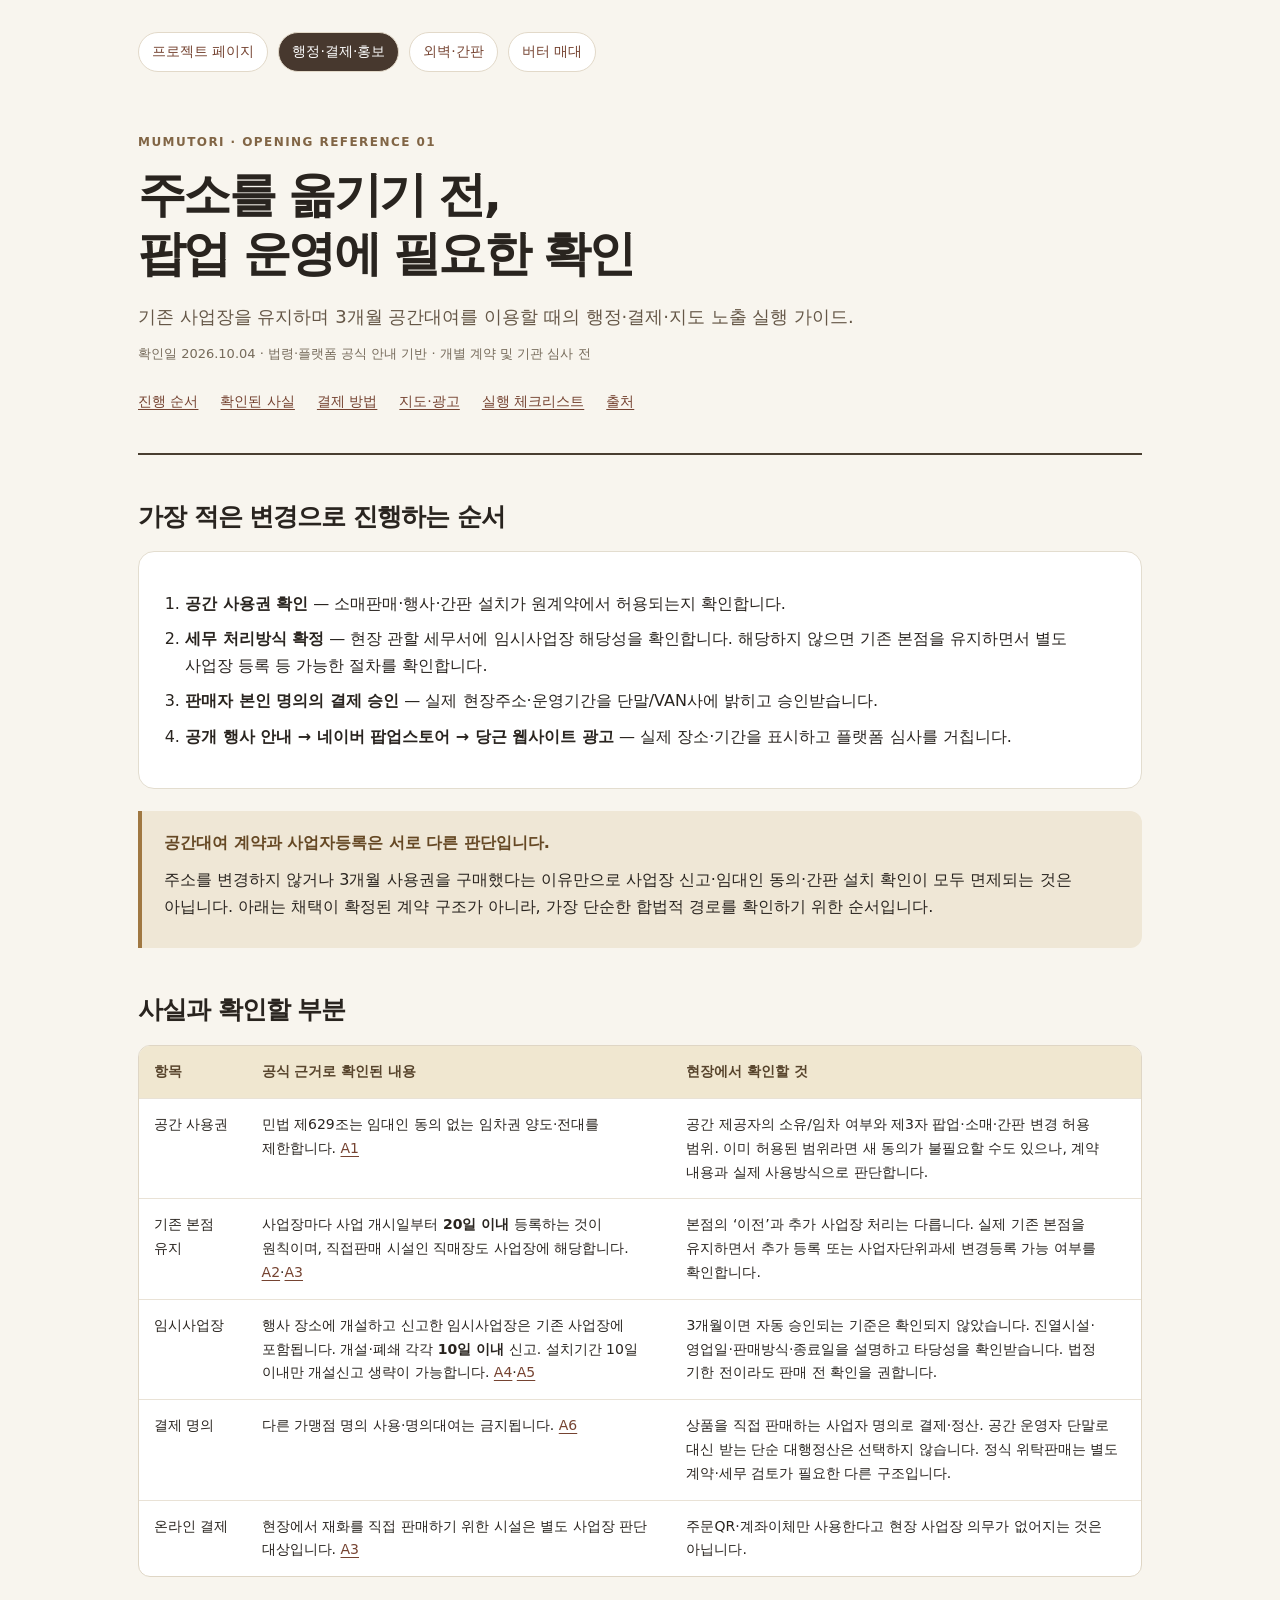
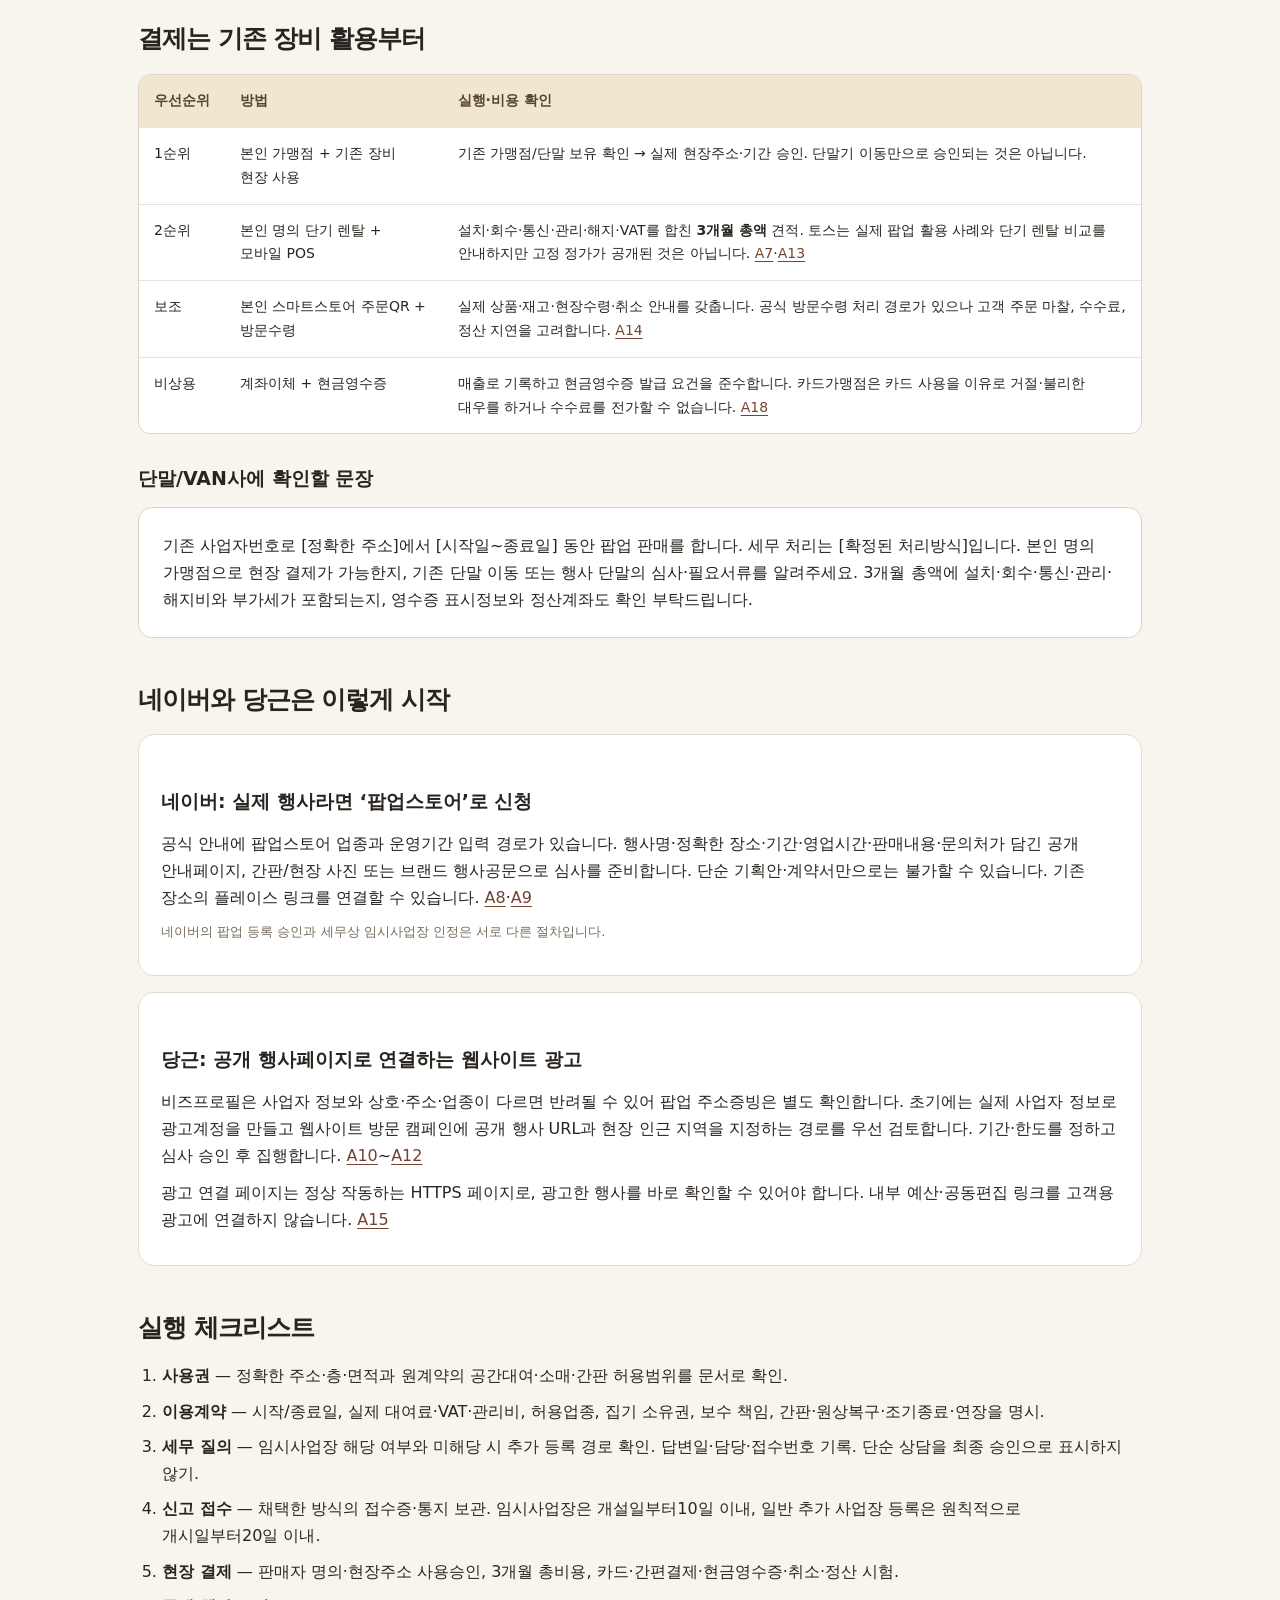
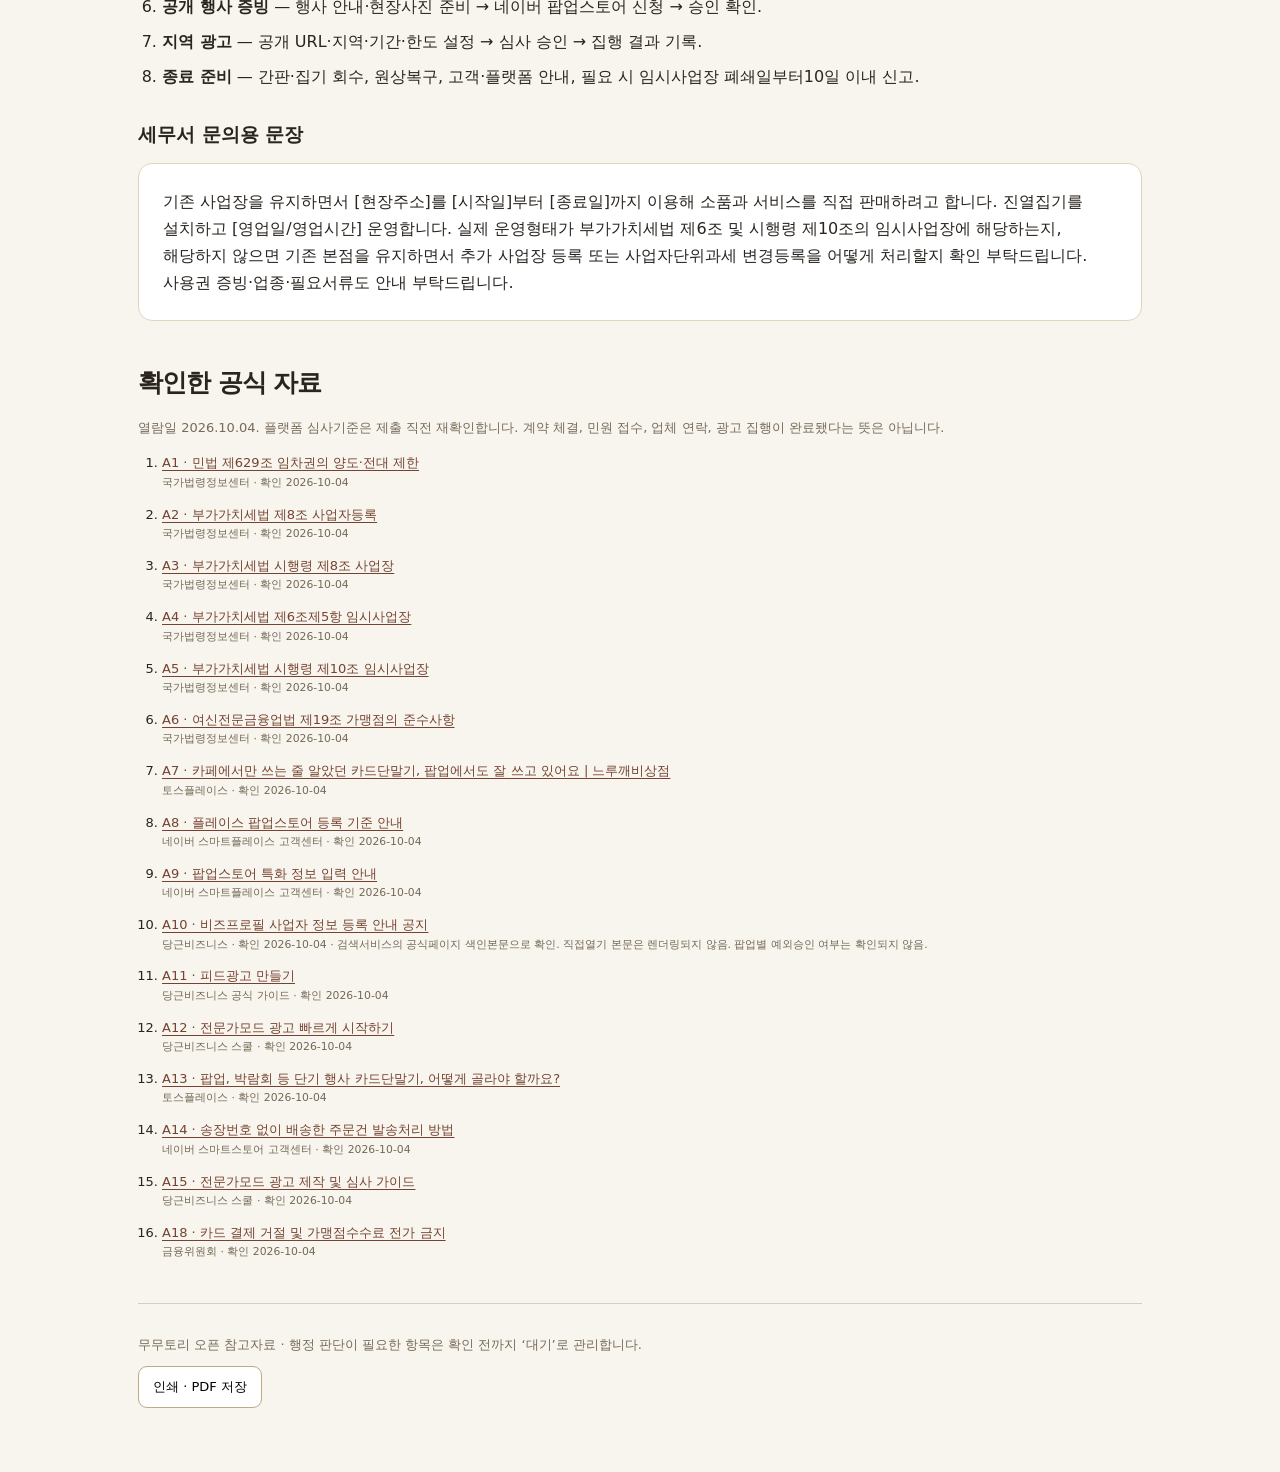
<file: reference-administration.html>
<!doctype html><html lang="ko"><head><meta charset="utf-8"><meta name="viewport" content="width=device-width,initial-scale=1"><meta name="referrer" content="no-referrer"><title>팝업 행정·결제·홍보 | 무무토리 참고자료</title><style>*{box-sizing:border-box}html{scroll-behavior:smooth}body{margin:0;background:#f8f5ee;color:#29241f;font:16px/1.7 system-ui,-apple-system,"Segoe UI",sans-serif;word-break:keep-all}a{color:#754331;text-underline-offset:3px}a:focus-visible,button:focus-visible{outline:3px solid #bd681f;outline-offset:4px}.wrap{max-width:1060px;margin:auto;padding:32px 28px 64px}nav{display:flex;gap:10px;flex-wrap:wrap;font-size:14px;margin-bottom:32px}nav a{padding:7px 13px;background:#fff;border:1px solid #e2d9c9;border-radius:30px;text-decoration:none}nav a[aria-current=page]{background:#47382e;color:white}header{padding:28px 0 34px;border-bottom:2px solid #493e31}.eyebrow{letter-spacing:.12em;font-size:12px;font-weight:800;color:#816545}h1{font-size:clamp(30px,5vw,48px);letter-spacing:-.055em;line-height:1.22;margin:13px 0 20px}h2{font-size:25px;letter-spacing:-.04em;margin:44px 0 17px;line-height:1.4}h3{font-size:19px;margin:28px 0 12px}p{margin:10px 0}.lead{max-width:780px;font-size:18px;color:#655747}.meta{font-size:13px;color:#766b5b}.note{background:#efe7d6;border-left:4px solid #a07842;padding:18px 22px;border-radius:0 12px 12px 0;margin:22px 0}.note strong{color:#654824}.card{background:#fff;border:1px solid #e3ddcf;border-radius:16px;padding:22px;margin:16px 0}.table-wrap{overflow-x:auto;border:1px solid #dfd6c5;border-radius:12px;background:white;margin:18px 0}table{border-collapse:collapse;width:100%;font-size:14px;min-width:670px}th,td{text-align:left;vertical-align:top;padding:14px 15px;border-bottom:1px solid #e9e2d6}th{background:#f0e7d0;color:#57442c;font-weight:750}tr:last-child td{border-bottom:0}td.num,th.num{text-align:right;font-variant-numeric:tabular-nums;white-space:nowrap}tr.total td{background:#fff4c8;font-weight:800}ul,ol{padding-left:24px}li{margin:8px 0}.pill{display:inline-block;border-radius:20px;padding:3px 10px;font-size:12px;background:#efe2ba;color:#59411c;font-weight:800}.sources{font-size:13px;line-height:1.65}.sources li{margin:12px 0}.sources small{display:block;color:#736856}.sources a{overflow-wrap:anywhere;word-break:break-word}.request{white-space:normal;background:#fff;border:1px solid #dfd4bd;border-radius:14px;padding:24px}figure{margin:24px 0}figure img{width:100%;height:auto;border-radius:14px;display:block}figcaption{font-size:13px;color:#746653;margin-top:8px}.print{border:1px solid #bca987;border-radius:9px;padding:9px 14px;background:#fff;font:inherit;font-size:13px;cursor:pointer}footer{border-top:1px solid #d8cebb;margin-top:42px;padding-top:20px;font-size:13px;color:#776b5a}.toc{display:flex;gap:10px;flex-wrap:wrap;margin-top:20px;font-size:14px}.toc a{padding:5px 0;margin-right:12px}@media(max-width:600px){.wrap{padding:22px 17px 40px}nav{gap:7px;margin-bottom:20px}nav a{padding:6px 10px}header{padding-top:15px}.lead{font-size:16px}.card,.note,.request{padding:17px}h2{font-size:22px;margin-top:34px}table{font-size:13px}th,td{padding:12px}body{line-height:1.65}}@media print{@page{size:A4;margin:15mm}body{background:white;font-size:10.5pt}.wrap{max-width:none;padding:0}nav,.print,.toc{display:none}h1{font-size:27pt}h2{font-size:17pt;break-after:avoid}h3{break-after:avoid}header{padding:0 0 14px}.table-wrap{overflow:visible;border-radius:0}table{min-width:0;font-size:9pt}th,td{padding:7px}tr{break-inside:avoid}.card,.note,.request{break-inside:avoid}figure img{max-height:92mm;object-fit:contain}a{color:inherit}.sources a{font-size:9pt}footer{font-size:9pt}}</style></head><body><main class="wrap"><nav aria-label="참고자료"><a href="./">프로젝트 페이지</a><a href="reference-administration.html" aria-current="page">행정·결제·홍보</a><a href="reference-exterior.html">외벽·간판</a><a href="reference-butter.html">버터 매대</a></nav><header><div class="eyebrow">MUMUTORI · OPENING REFERENCE 01</div><h1>주소를 옮기기 전,<br>팝업 운영에 필요한 확인</h1><p class="lead">기존 사업장을 유지하며 3개월 공간대여를 이용할 때의 행정·결제·지도 노출 실행 가이드.</p><p class="meta">확인일 2026.10.04 · 법령·플랫폼 공식 안내 기반 · 개별 계약 및 기관 심사 전</p><div class="toc"><a href="#route">진행 순서</a><a href="#facts">확인된 사실</a><a href="#payment">결제 방법</a><a href="#promotion">지도·광고</a><a href="#checklist">실행 체크리스트</a><a href="#sources">출처</a></div></header>
<section id="route"><h2>가장 적은 변경으로 진행하는 순서</h2><div class="card"><ol><li><strong>공간 사용권 확인</strong> — 소매판매·행사·간판 설치가 원계약에서 허용되는지 확인합니다.</li><li><strong>세무 처리방식 확정</strong> — 현장 관할 세무서에 임시사업장 해당성을 확인합니다. 해당하지 않으면 기존 본점을 유지하면서 별도 사업장 등록 등 가능한 절차를 확인합니다.</li><li><strong>판매자 본인 명의의 결제 승인</strong> — 실제 현장주소·운영기간을 단말/VAN사에 밝히고 승인받습니다.</li><li><strong>공개 행사 안내 → 네이버 팝업스토어 → 당근 웹사이트 광고</strong> — 실제 장소·기간을 표시하고 플랫폼 심사를 거칩니다.</li></ol></div><div class="note"><strong>공간대여 계약과 사업자등록은 서로 다른 판단입니다.</strong><p>주소를 변경하지 않거나 3개월 사용권을 구매했다는 이유만으로 사업장 신고·임대인 동의·간판 설치 확인이 모두 면제되는 것은 아닙니다. 아래는 채택이 확정된 계약 구조가 아니라, 가장 단순한 합법적 경로를 확인하기 위한 순서입니다.</p></div></section>
<section id="facts"><h2>사실과 확인할 부분</h2><div class="table-wrap" tabindex="0" aria-label="법령과 적용 판단 비교, 가로 스크롤 가능"><table><thead><tr><th>항목</th><th>공식 근거로 확인된 내용</th><th>현장에서 확인할 것</th></tr></thead><tbody>
<tr><td>공간 사용권</td><td>민법 제629조는 임대인 동의 없는 임차권 양도·전대를 제한합니다. <a href="#source-A1">A1</a></td><td>공간 제공자의 소유/임차 여부와 제3자 팝업·소매·간판 변경 허용 범위. 이미 허용된 범위라면 새 동의가 불필요할 수도 있으나, 계약 내용과 실제 사용방식으로 판단합니다.</td></tr>
<tr><td>기존 본점 유지</td><td>사업장마다 사업 개시일부터 <strong>20일 이내</strong> 등록하는 것이 원칙이며, 직접판매 시설인 직매장도 사업장에 해당합니다. <a href="#source-A2">A2</a>·<a href="#source-A3">A3</a></td><td>본점의 ‘이전’과 추가 사업장 처리는 다릅니다. 실제 기존 본점을 유지하면서 추가 등록 또는 사업자단위과세 변경등록 가능 여부를 확인합니다.</td></tr>
<tr><td>임시사업장</td><td>행사 장소에 개설하고 신고한 임시사업장은 기존 사업장에 포함됩니다. 개설·폐쇄 각각 <strong>10일 이내</strong> 신고. 설치기간 10일 이내만 개설신고 생략이 가능합니다. <a href="#source-A4">A4</a>·<a href="#source-A5">A5</a></td><td>3개월이면 자동 승인되는 기준은 확인되지 않았습니다. 진열시설·영업일·판매방식·종료일을 설명하고 타당성을 확인받습니다. 법정 기한 전이라도 판매 전 확인을 권합니다.</td></tr>
<tr><td>결제 명의</td><td>다른 가맹점 명의 사용·명의대여는 금지됩니다. <a href="#source-A6">A6</a></td><td>상품을 직접 판매하는 사업자 명의로 결제·정산. 공간 운영자 단말로 대신 받는 단순 대행정산은 선택하지 않습니다. 정식 위탁판매는 별도 계약·세무 검토가 필요한 다른 구조입니다.</td></tr>
<tr><td>온라인 결제</td><td>현장에서 재화를 직접 판매하기 위한 시설은 별도 사업장 판단 대상입니다. <a href="#source-A3">A3</a></td><td>주문QR·계좌이체만 사용한다고 현장 사업장 의무가 없어지는 것은 아닙니다.</td></tr>
</tbody></table></div></section>
<section id="payment"><h2>결제는 기존 장비 활용부터</h2><div class="table-wrap" tabindex="0" aria-label="결제 구성 비교, 가로 스크롤 가능"><table><thead><tr><th>우선순위</th><th>방법</th><th>실행·비용 확인</th></tr></thead><tbody><tr><td>1순위</td><td>본인 가맹점 + 기존 장비 현장 사용</td><td>기존 가맹점/단말 보유 확인 → 실제 현장주소·기간 승인. 단말기 이동만으로 승인되는 것은 아닙니다.</td></tr><tr><td>2순위</td><td>본인 명의 단기 렌탈 + 모바일 POS</td><td>설치·회수·통신·관리·해지·VAT를 합친 <strong>3개월 총액</strong> 견적. 토스는 실제 팝업 활용 사례와 단기 렌탈 비교를 안내하지만 고정 정가가 공개된 것은 아닙니다. <a href="#source-A7">A7</a>·<a href="#source-A13">A13</a></td></tr><tr><td>보조</td><td>본인 스마트스토어 주문QR + 방문수령</td><td>실제 상품·재고·현장수령·취소 안내를 갖춥니다. 공식 방문수령 처리 경로가 있으나 고객 주문 마찰, 수수료, 정산 지연을 고려합니다. <a href="#source-A14">A14</a></td></tr><tr><td>비상용</td><td>계좌이체 + 현금영수증</td><td>매출로 기록하고 현금영수증 발급 요건을 준수합니다. 카드가맹점은 카드 사용을 이유로 거절·불리한 대우를 하거나 수수료를 전가할 수 없습니다. <a href="#source-A18">A18</a></td></tr></tbody></table></div><h3>단말/VAN사에 확인할 문장</h3><div class="request">기존 사업자번호로 [정확한 주소]에서 [시작일~종료일] 동안 팝업 판매를 합니다. 세무 처리는 [확정된 처리방식]입니다. 본인 명의 가맹점으로 현장 결제가 가능한지, 기존 단말 이동 또는 행사 단말의 심사·필요서류를 알려주세요. 3개월 총액에 설치·회수·통신·관리·해지비와 부가세가 포함되는지, 영수증 표시정보와 정산계좌도 확인 부탁드립니다.</div></section>
<section id="promotion"><h2>네이버와 당근은 이렇게 시작</h2><div class="card"><h3>네이버: 실제 행사라면 ‘팝업스토어’로 신청</h3><p>공식 안내에 팝업스토어 업종과 운영기간 입력 경로가 있습니다. 행사명·정확한 장소·기간·영업시간·판매내용·문의처가 담긴 공개 안내페이지, 간판/현장 사진 또는 브랜드 행사공문으로 심사를 준비합니다. 단순 기획안·계약서만으로는 불가할 수 있습니다. 기존 장소의 플레이스 링크를 연결할 수 있습니다. <a href="#source-A8">A8</a>·<a href="#source-A9">A9</a></p><p class="meta">네이버의 팝업 등록 승인과 세무상 임시사업장 인정은 서로 다른 절차입니다.</p></div><div class="card"><h3>당근: 공개 행사페이지로 연결하는 웹사이트 광고</h3><p>비즈프로필은 사업자 정보와 상호·주소·업종이 다르면 반려될 수 있어 팝업 주소증빙은 별도 확인합니다. 초기에는 실제 사업자 정보로 광고계정을 만들고 웹사이트 방문 캠페인에 공개 행사 URL과 현장 인근 지역을 지정하는 경로를 우선 검토합니다. 기간·한도를 정하고 심사 승인 후 집행합니다. <a href="#source-A10">A10</a>~<a href="#source-A12">A12</a></p><p>광고 연결 페이지는 정상 작동하는 HTTPS 페이지로, 광고한 행사를 바로 확인할 수 있어야 합니다. 내부 예산·공동편집 링크를 고객용 광고에 연결하지 않습니다. <a href="#source-A15">A15</a></p></div></section>
<section id="checklist"><h2>실행 체크리스트</h2><ol><li><strong>사용권</strong> — 정확한 주소·층·면적과 원계약의 공간대여·소매·간판 허용범위를 문서로 확인.</li><li><strong>이용계약</strong> — 시작/종료일, 실제 대여료·VAT·관리비, 허용업종, 집기 소유권, 보수 책임, 간판·원상복구·조기종료·연장을 명시.</li><li><strong>세무 질의</strong> — 임시사업장 해당 여부와 미해당 시 추가 등록 경로 확인. 답변일·담당·접수번호 기록. 단순 상담을 최종 승인으로 표시하지 않기.</li><li><strong>신고 접수</strong> — 채택한 방식의 접수증·통지 보관. 임시사업장은 개설일부터10일 이내, 일반 추가 사업장 등록은 원칙적으로 개시일부터20일 이내.</li><li><strong>현장 결제</strong> — 판매자 명의·현장주소 사용승인, 3개월 총비용, 카드·간편결제·현금영수증·취소·정산 시험.</li><li><strong>공개 행사 증빙</strong> — 행사 안내·현장사진 준비 → 네이버 팝업스토어 신청 → 승인 확인.</li><li><strong>지역 광고</strong> — 공개 URL·지역·기간·한도 설정 → 심사 승인 → 집행 결과 기록.</li><li><strong>종료 준비</strong> — 간판·집기 회수, 원상복구, 고객·플랫폼 안내, 필요 시 임시사업장 폐쇄일부터10일 이내 신고.</li></ol><h3>세무서 문의용 문장</h3><div class="request">기존 사업장을 유지하면서 [현장주소]를 [시작일]부터 [종료일]까지 이용해 소품과 서비스를 직접 판매하려고 합니다. 진열집기를 설치하고 [영업일/영업시간] 운영합니다. 실제 운영형태가 부가가치세법 제6조 및 시행령 제10조의 임시사업장에 해당하는지, 해당하지 않으면 기존 본점을 유지하면서 추가 사업장 등록 또는 사업자단위과세 변경등록을 어떻게 처리할지 확인 부탁드립니다. 사용권 증빙·업종·필요서류도 안내 부탁드립니다.</div></section>
<section id="sources"><h2>확인한 공식 자료</h2><p class="meta">열람일 2026.10.04. 플랫폼 심사기준은 제출 직전 재확인합니다. 계약 체결, 민원 접수, 업체 연락, 광고 집행이 완료됐다는 뜻은 아닙니다.</p><ol class="sources"><li id="source-A1"><a href="https://www.law.go.kr/lsLinkProc.do?joNo=062900000&amp;lsNm=%EB%AF%BC%EB%B2%95&amp;mode=10" target="_blank" rel="noopener noreferrer">A1 · 민법 제629조 임차권의 양도·전대 제한</a><small>국가법령정보센터 · 확인 2026-10-04</small></li><li id="source-A2"><a href="https://www.law.go.kr/LSW/lsLinkCommonInfo.do?chrClsCd=010202&amp;lsJoLnkSeq=1027062805" target="_blank" rel="noopener noreferrer">A2 · 부가가치세법 제8조 사업자등록</a><small>국가법령정보센터 · 확인 2026-10-04</small></li><li id="source-A3"><a href="https://www.law.go.kr/LSW/lsLinkCommonInfo.do?chrClsCd=010202&amp;lsJoLnkSeq=1030647713" target="_blank" rel="noopener noreferrer">A3 · 부가가치세법 시행령 제8조 사업장</a><small>국가법령정보센터 · 확인 2026-10-04</small></li><li id="source-A4"><a href="https://www.law.go.kr/lsLinkCommonInfo.do?chrClsCd=010202&amp;lsJoLnkSeq=1032154405" target="_blank" rel="noopener noreferrer">A4 · 부가가치세법 제6조제5항 임시사업장</a><small>국가법령정보센터 · 확인 2026-10-04</small></li><li id="source-A5"><a href="https://law.go.kr/lsLawLinkInfo.do?chrClsCd=010202&amp;lsJoLnkSeq=900327751" target="_blank" rel="noopener noreferrer">A5 · 부가가치세법 시행령 제10조 임시사업장</a><small>국가법령정보센터 · 확인 2026-10-04</small></li><li id="source-A6"><a href="https://www.law.go.kr/LSW/lsLinkCommonInfo.do?lsJoLnkSeq=1033051605" target="_blank" rel="noopener noreferrer">A6 · 여신전문금융업법 제19조 가맹점의 준수사항</a><small>국가법령정보센터 · 확인 2026-10-04</small></li><li id="source-A7"><a href="https://tossplace.com/story/nuruccavy?entryPoint=content_library&amp;tag=%EC%82%AC%EC%9E%A5%EB%8B%98+%EC%9D%B8%ED%84%B0%EB%B7%B0" target="_blank" rel="noopener noreferrer">A7 · 카페에서만 쓰는 줄 알았던 카드단말기, 팝업에서도 잘 쓰고 있어요 | 느루깨비상점</a><small>토스플레이스 · 확인 2026-10-04</small></li><li id="source-A8"><a href="https://help.naver.com/service/30026/contents/23802?lang=ko&amp;osType=COMMONOS" target="_blank" rel="noopener noreferrer">A8 · 플레이스 팝업스토어 등록 기준 안내</a><small>네이버 스마트플레이스 고객센터 · 확인 2026-10-04</small></li><li id="source-A9"><a href="https://help.naver.com/service/30026/contents/24316?lang=ko&amp;osType=COMMONOS" target="_blank" rel="noopener noreferrer">A9 · 팝업스토어 특화 정보 입력 안내</a><small>네이버 스마트플레이스 고객센터 · 확인 2026-10-04</small></li><li id="source-A10"><a href="https://business.daangn.com/notice/detail/86" target="_blank" rel="noopener noreferrer">A10 · 비즈프로필 사업자 정보 등록 안내 공지</a><small>당근비즈니스 · 확인 2026-10-04 · 검색서비스의 공식페이지 색인본문으로 확인. 직접열기 본문은 렌더링되지 않음. 팝업별 예외승인 여부는 확인되지 않음.</small></li><li id="source-A11"><a href="https://businessdaangn.gitbook.io/business.daangn/ads-lite/create/native" target="_blank" rel="noopener noreferrer">A11 · 피드광고 만들기</a><small>당근비즈니스 공식 가이드 · 확인 2026-10-04</small></li><li id="source-A12"><a href="https://bizschool.daangn.com/pro_ad_start_guide" target="_blank" rel="noopener noreferrer">A12 · 전문가모드 광고 빠르게 시작하기</a><small>당근비즈니스 스쿨 · 확인 2026-10-04</small></li><li id="source-A13"><a href="https://tossplace.com/story/popup_card_terminal" target="_blank" rel="noopener noreferrer">A13 · 팝업, 박람회 등 단기 행사 카드단말기, 어떻게 골라야 할까요?</a><small>토스플레이스 · 확인 2026-10-04</small></li><li id="source-A14"><a href="https://help.sell.smartstore.naver.com/faq/content.help?faqId=3647" target="_blank" rel="noopener noreferrer">A14 · 송장번호 없이 배송한 주문건 발송처리 방법</a><small>네이버 스마트스토어 고객센터 · 확인 2026-10-04</small></li><li id="source-A15"><a href="https://bizschool.daangn.com/pro_creative" target="_blank" rel="noopener noreferrer">A15 · 전문가모드 광고 제작 및 심사 가이드</a><small>당근비즈니스 스쿨 · 확인 2026-10-04</small></li><li id="source-A18"><a href="https://www.fsc.go.kr/no040101?cnId=1176" target="_blank" rel="noopener noreferrer">A18 · 카드 결제 거절 및 가맹점수수료 전가 금지</a><small>금융위원회 · 확인 2026-10-04</small></li></ol></section><footer><p>무무토리 오픈 참고자료 · 행정 판단이 필요한 항목은 확인 전까지 ‘대기’로 관리합니다.</p><button class="print" type="button" onclick="window.print()">인쇄 · PDF 저장</button></footer></main></body></html>
</file>
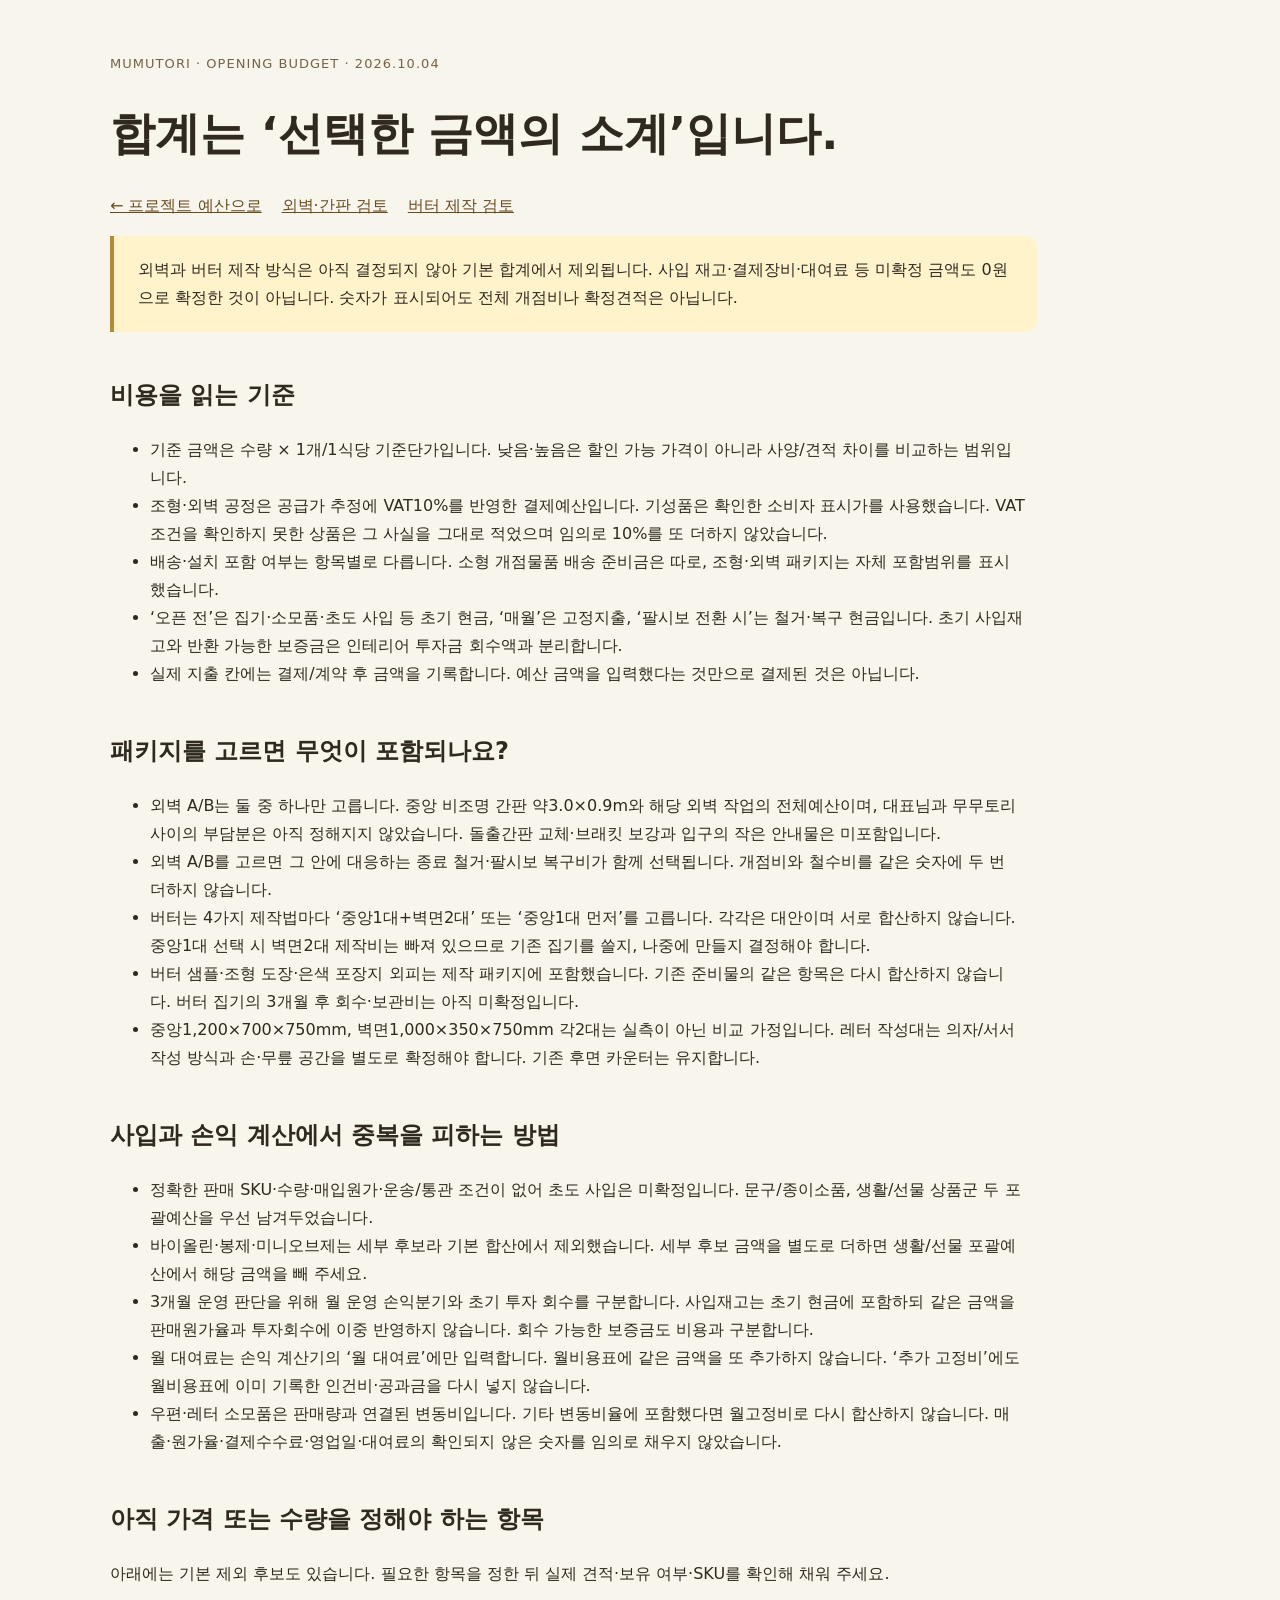
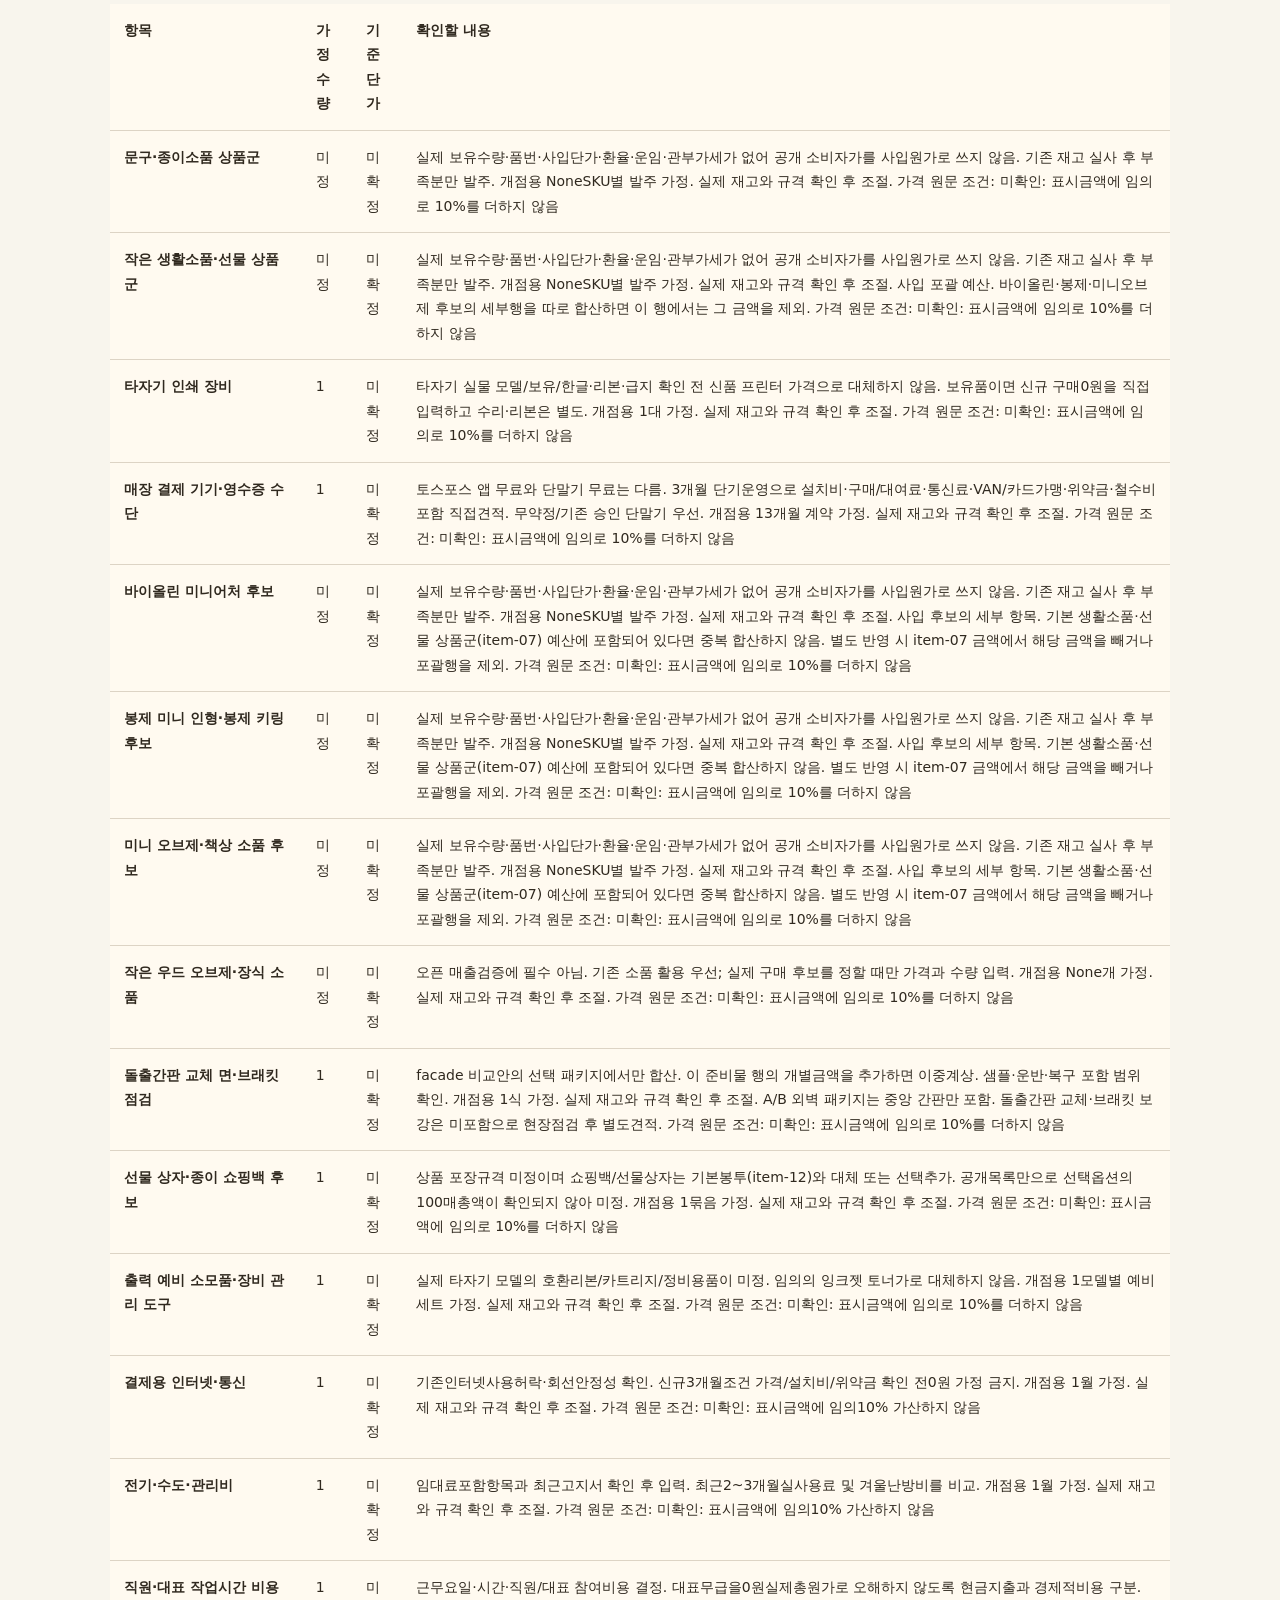
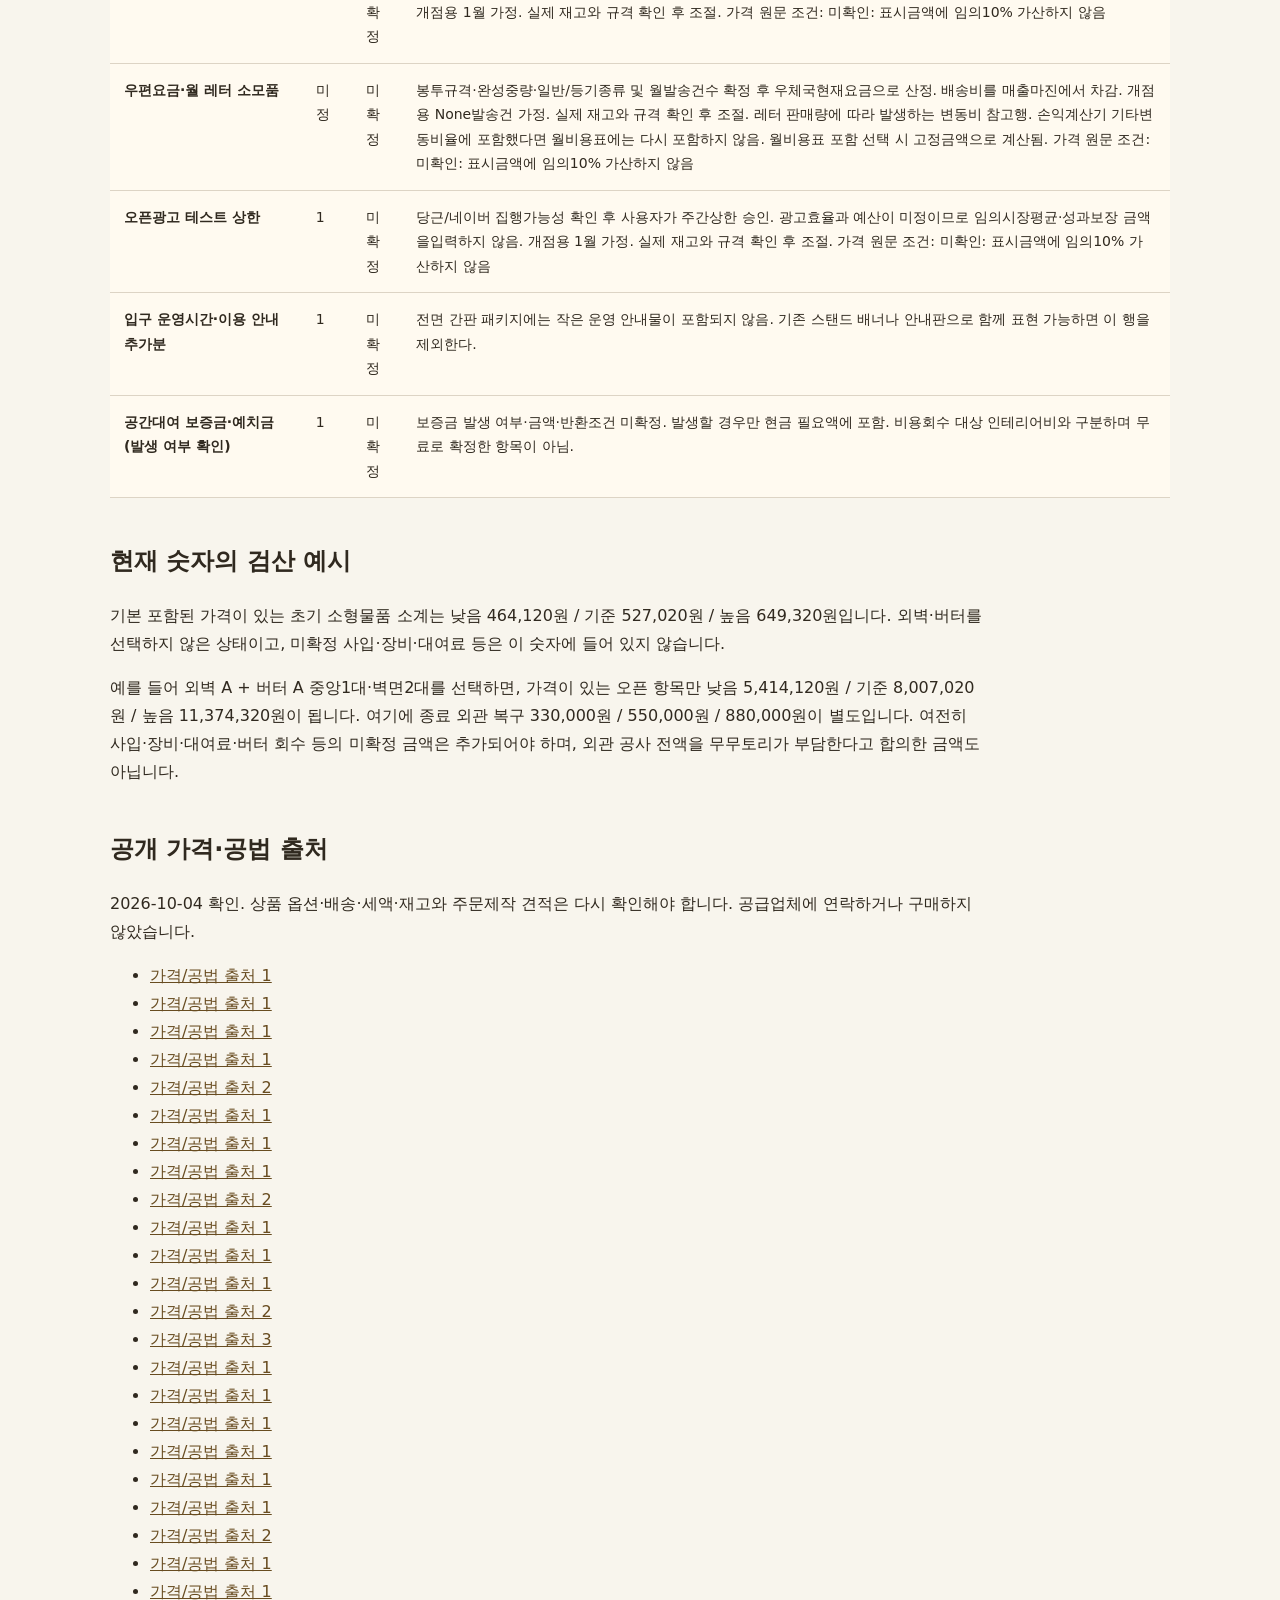
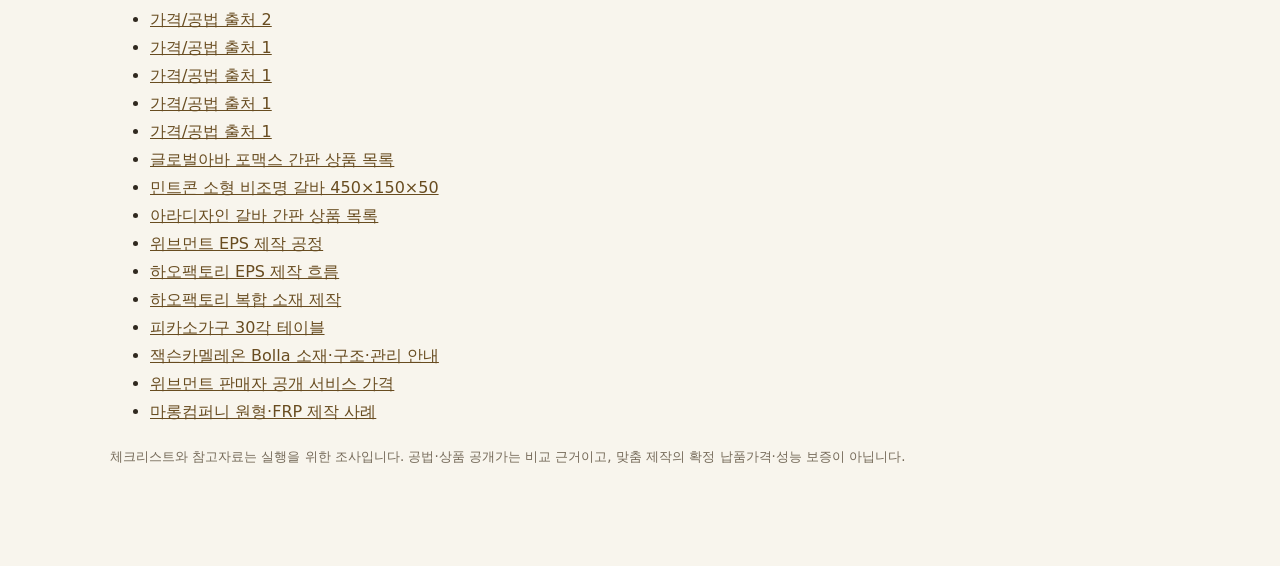
<file: reference-budget.html>
<!doctype html><html lang="ko"><meta charset="utf-8"><meta name="viewport" content="width=device-width,initial-scale=1"><meta name="robots" content="noindex,nofollow"><title>무무토리 오픈 예산 읽는 법</title><style>body{margin:0;background:#f8f5ed;color:#30291f;font:16px/1.75 system-ui,sans-serif}main{max-width:1060px;margin:auto;padding:40px 24px 80px}h1{font-size:clamp(28px,4vw,45px);line-height:1.25}h2{margin-top:42px}a{color:#684c20}p,li{max-width:86ch}.tag{font-size:13px;letter-spacing:.08em;color:#73634b}.note{padding:20px 24px;border-left:4px solid #b58b35;background:#fff3cc;border-radius:0 12px 12px 0}.scroll{overflow-x:auto}table{border-collapse:collapse;width:100%;background:#fffaf0;font-size:14px}th,td{padding:14px;border-bottom:1px solid #ddd4c5;text-align:left;vertical-align:top}td:last-child{min-width:260px}th:first-child{min-width:140px}nav{display:flex;gap:20px;flex-wrap:wrap}small{color:#756a59}</style><main><p class="tag">MUMUTORI · OPENING BUDGET · 2026.10.04</p><h1>합계는 ‘선택한 금액의 소계’입니다.</h1><nav><a href="./#budget">← 프로젝트 예산으로</a><a href="reference-exterior.html">외벽·간판 검토</a><a href="reference-butter.html">버터 제작 검토</a></nav><p class="note">외벽과 버터 제작 방식은 아직 결정되지 않아 기본 합계에서 제외됩니다. 사입 재고·결제장비·대여료 등 미확정 금액도 0원으로 확정한 것이 아닙니다. 숫자가 표시되어도 전체 개점비나 확정견적은 아닙니다.</p><h2>비용을 읽는 기준</h2><ul><li>기준 금액은 수량 × 1개/1식당 기준단가입니다. 낮음·높음은 할인 가능 가격이 아니라 사양/견적 차이를 비교하는 범위입니다.</li><li>조형·외벽 공정은 공급가 추정에 VAT10%를 반영한 결제예산입니다. 기성품은 확인한 소비자 표시가를 사용했습니다. VAT 조건을 확인하지 못한 상품은 그 사실을 그대로 적었으며 임의로 10%를 또 더하지 않았습니다.</li><li>배송·설치 포함 여부는 항목별로 다릅니다. 소형 개점물품 배송 준비금은 따로, 조형·외벽 패키지는 자체 포함범위를 표시했습니다.</li><li>‘오픈 전’은 집기·소모품·초도 사입 등 초기 현금, ‘매월’은 고정지출, ‘팔시보 전환 시’는 철거·복구 현금입니다. 초기 사입재고와 반환 가능한 보증금은 인테리어 투자금 회수액과 분리합니다.</li><li>실제 지출 칸에는 결제/계약 후 금액을 기록합니다. 예산 금액을 입력했다는 것만으로 결제된 것은 아닙니다.</li></ul><h2>패키지를 고르면 무엇이 포함되나요?</h2><ul><li>외벽 A/B는 둘 중 하나만 고릅니다. 중앙 비조명 간판 약3.0×0.9m와 해당 외벽 작업의 전체예산이며, 대표님과 무무토리 사이의 부담분은 아직 정해지지 않았습니다. 돌출간판 교체·브래킷 보강과 입구의 작은 안내물은 미포함입니다.</li><li>외벽 A/B를 고르면 그 안에 대응하는 종료 철거·팔시보 복구비가 함께 선택됩니다. 개점비와 철수비를 같은 숫자에 두 번 더하지 않습니다.</li><li>버터는 4가지 제작법마다 ‘중앙1대+벽면2대’ 또는 ‘중앙1대 먼저’를 고릅니다. 각각은 대안이며 서로 합산하지 않습니다. 중앙1대 선택 시 벽면2대 제작비는 빠져 있으므로 기존 집기를 쓸지, 나중에 만들지 결정해야 합니다.</li><li>버터 샘플·조형 도장·은색 포장지 외피는 제작 패키지에 포함했습니다. 기존 준비물의 같은 항목은 다시 합산하지 않습니다. 버터 집기의 3개월 후 회수·보관비는 아직 미확정입니다.</li><li>중앙1,200×700×750mm, 벽면1,000×350×750mm 각2대는 실측이 아닌 비교 가정입니다. 레터 작성대는 의자/서서 작성 방식과 손·무릎 공간을 별도로 확정해야 합니다. 기존 후면 카운터는 유지합니다.</li></ul><h2>사입과 손익 계산에서 중복을 피하는 방법</h2><ul><li>정확한 판매 SKU·수량·매입원가·운송/통관 조건이 없어 초도 사입은 미확정입니다. 문구/종이소품, 생활/선물 상품군 두 포괄예산을 우선 남겨두었습니다.</li><li>바이올린·봉제·미니오브제는 세부 후보라 기본 합산에서 제외했습니다. 세부 후보 금액을 별도로 더하면 생활/선물 포괄예산에서 해당 금액을 빼 주세요.</li><li>3개월 운영 판단을 위해 월 운영 손익분기와 초기 투자 회수를 구분합니다. 사입재고는 초기 현금에 포함하되 같은 금액을 판매원가율과 투자회수에 이중 반영하지 않습니다. 회수 가능한 보증금도 비용과 구분합니다.</li><li>월 대여료는 손익 계산기의 ‘월 대여료’에만 입력합니다. 월비용표에 같은 금액을 또 추가하지 않습니다. ‘추가 고정비’에도 월비용표에 이미 기록한 인건비·공과금을 다시 넣지 않습니다.</li><li>우편·레터 소모품은 판매량과 연결된 변동비입니다. 기타 변동비율에 포함했다면 월고정비로 다시 합산하지 않습니다. 매출·원가율·결제수수료·영업일·대여료의 확인되지 않은 숫자를 임의로 채우지 않았습니다.</li></ul><h2>아직 가격 또는 수량을 정해야 하는 항목</h2><p>아래에는 기본 제외 후보도 있습니다. 필요한 항목을 정한 뒤 실제 견적·보유 여부·SKU를 확인해 채워 주세요.</p><div class="scroll"><table><thead><tr><th>항목</th><th>가정수량</th><th>기준단가</th><th>확인할 내용</th></tr></thead><tbody><tr><th>문구·종이소품 상품군</th><td>미정</td><td>미확정</td><td>실제 보유수량·품번·사입단가·환율·운임·관부가세가 없어 공개 소비자가를 사입원가로 쓰지 않음. 기존 재고 실사 후 부족분만 발주. 개점용 NoneSKU별 발주 가정. 실제 재고와 규격 확인 후 조절. 가격 원문 조건: 미확인: 표시금액에 임의로 10%를 더하지 않음</td></tr><tr><th>작은 생활소품·선물 상품군</th><td>미정</td><td>미확정</td><td>실제 보유수량·품번·사입단가·환율·운임·관부가세가 없어 공개 소비자가를 사입원가로 쓰지 않음. 기존 재고 실사 후 부족분만 발주. 개점용 NoneSKU별 발주 가정. 실제 재고와 규격 확인 후 조절. 사입 포괄 예산. 바이올린·봉제·미니오브제 후보의 세부행을 따로 합산하면 이 행에서는 그 금액을 제외. 가격 원문 조건: 미확인: 표시금액에 임의로 10%를 더하지 않음</td></tr><tr><th>타자기 인쇄 장비</th><td>1</td><td>미확정</td><td>타자기 실물 모델/보유/한글·리본·급지 확인 전 신품 프린터 가격으로 대체하지 않음. 보유품이면 신규 구매0원을 직접 입력하고 수리·리본은 별도. 개점용 1대 가정. 실제 재고와 규격 확인 후 조절. 가격 원문 조건: 미확인: 표시금액에 임의로 10%를 더하지 않음</td></tr><tr><th>매장 결제 기기·영수증 수단</th><td>1</td><td>미확정</td><td>토스포스 앱 무료와 단말기 무료는 다름. 3개월 단기운영으로 설치비·구매/대여료·통신료·VAN/카드가맹·위약금·철수비 포함 직접견적. 무약정/기존 승인 단말기 우선. 개점용 13개월 계약 가정. 실제 재고와 규격 확인 후 조절. 가격 원문 조건: 미확인: 표시금액에 임의로 10%를 더하지 않음</td></tr><tr><th>바이올린 미니어처 후보</th><td>미정</td><td>미확정</td><td>실제 보유수량·품번·사입단가·환율·운임·관부가세가 없어 공개 소비자가를 사입원가로 쓰지 않음. 기존 재고 실사 후 부족분만 발주. 개점용 NoneSKU별 발주 가정. 실제 재고와 규격 확인 후 조절. 사입 후보의 세부 항목. 기본 생활소품·선물 상품군(item-07) 예산에 포함되어 있다면 중복 합산하지 않음. 별도 반영 시 item-07 금액에서 해당 금액을 빼거나 포괄행을 제외. 가격 원문 조건: 미확인: 표시금액에 임의로 10%를 더하지 않음</td></tr><tr><th>봉제 미니 인형·봉제 키링 후보</th><td>미정</td><td>미확정</td><td>실제 보유수량·품번·사입단가·환율·운임·관부가세가 없어 공개 소비자가를 사입원가로 쓰지 않음. 기존 재고 실사 후 부족분만 발주. 개점용 NoneSKU별 발주 가정. 실제 재고와 규격 확인 후 조절. 사입 후보의 세부 항목. 기본 생활소품·선물 상품군(item-07) 예산에 포함되어 있다면 중복 합산하지 않음. 별도 반영 시 item-07 금액에서 해당 금액을 빼거나 포괄행을 제외. 가격 원문 조건: 미확인: 표시금액에 임의로 10%를 더하지 않음</td></tr><tr><th>미니 오브제·책상 소품 후보</th><td>미정</td><td>미확정</td><td>실제 보유수량·품번·사입단가·환율·운임·관부가세가 없어 공개 소비자가를 사입원가로 쓰지 않음. 기존 재고 실사 후 부족분만 발주. 개점용 NoneSKU별 발주 가정. 실제 재고와 규격 확인 후 조절. 사입 후보의 세부 항목. 기본 생활소품·선물 상품군(item-07) 예산에 포함되어 있다면 중복 합산하지 않음. 별도 반영 시 item-07 금액에서 해당 금액을 빼거나 포괄행을 제외. 가격 원문 조건: 미확인: 표시금액에 임의로 10%를 더하지 않음</td></tr><tr><th>작은 우드 오브제·장식 소품</th><td>미정</td><td>미확정</td><td>오픈 매출검증에 필수 아님. 기존 소품 활용 우선; 실제 구매 후보를 정할 때만 가격과 수량 입력. 개점용 None개 가정. 실제 재고와 규격 확인 후 조절. 가격 원문 조건: 미확인: 표시금액에 임의로 10%를 더하지 않음</td></tr><tr><th>돌출간판 교체 면·브래킷 점검</th><td>1</td><td>미확정</td><td>facade 비교안의 선택 패키지에서만 합산. 이 준비물 행의 개별금액을 추가하면 이중계상. 샘플·운반·복구 포함 범위 확인. 개점용 1식 가정. 실제 재고와 규격 확인 후 조절. A/B 외벽 패키지는 중앙 간판만 포함. 돌출간판 교체·브래킷 보강은 미포함으로 현장점검 후 별도견적. 가격 원문 조건: 미확인: 표시금액에 임의로 10%를 더하지 않음</td></tr><tr><th>선물 상자·종이 쇼핑백 후보</th><td>1</td><td>미확정</td><td>상품 포장규격 미정이며 쇼핑백/선물상자는 기본봉투(item-12)와 대체 또는 선택추가. 공개목록만으로 선택옵션의 100매총액이 확인되지 않아 미정. 개점용 1묶음 가정. 실제 재고와 규격 확인 후 조절. 가격 원문 조건: 미확인: 표시금액에 임의로 10%를 더하지 않음</td></tr><tr><th>출력 예비 소모품·장비 관리 도구</th><td>1</td><td>미확정</td><td>실제 타자기 모델의 호환리본/카트리지/정비용품이 미정. 임의의 잉크젯 토너가로 대체하지 않음. 개점용 1모델별 예비세트 가정. 실제 재고와 규격 확인 후 조절. 가격 원문 조건: 미확인: 표시금액에 임의로 10%를 더하지 않음</td></tr><tr><th>결제용 인터넷·통신</th><td>1</td><td>미확정</td><td>기존인터넷사용허락·회선안정성 확인. 신규3개월조건 가격/설치비/위약금 확인 전0원 가정 금지. 개점용 1월 가정. 실제 재고와 규격 확인 후 조절. 가격 원문 조건: 미확인: 표시금액에 임의10% 가산하지 않음</td></tr><tr><th>전기·수도·관리비</th><td>1</td><td>미확정</td><td>임대료포함항목과 최근고지서 확인 후 입력. 최근2~3개월실사용료 및 겨울난방비를 비교. 개점용 1월 가정. 실제 재고와 규격 확인 후 조절. 가격 원문 조건: 미확인: 표시금액에 임의10% 가산하지 않음</td></tr><tr><th>직원·대표 작업시간 비용</th><td>1</td><td>미확정</td><td>근무요일·시간·직원/대표 참여비용 결정. 대표무급을0원실제총원가로 오해하지 않도록 현금지출과 경제적비용 구분. 개점용 1월 가정. 실제 재고와 규격 확인 후 조절. 가격 원문 조건: 미확인: 표시금액에 임의10% 가산하지 않음</td></tr><tr><th>우편요금·월 레터 소모품</th><td>미정</td><td>미확정</td><td>봉투규격·완성중량·일반/등기종류 및 월발송건수 확정 후 우체국현재요금으로 산정. 배송비를 매출마진에서 차감. 개점용 None발송건 가정. 실제 재고와 규격 확인 후 조절. 레터 판매량에 따라 발생하는 변동비 참고행. 손익계산기 기타변동비율에 포함했다면 월비용표에는 다시 포함하지 않음. 월비용표 포함 선택 시 고정금액으로 계산됨. 가격 원문 조건: 미확인: 표시금액에 임의10% 가산하지 않음</td></tr><tr><th>오픈광고 테스트 상한</th><td>1</td><td>미확정</td><td>당근/네이버 집행가능성 확인 후 사용자가 주간상한 승인. 광고효율과 예산이 미정이므로 임의시장평균·성과보장 금액을입력하지 않음. 개점용 1월 가정. 실제 재고와 규격 확인 후 조절. 가격 원문 조건: 미확인: 표시금액에 임의10% 가산하지 않음</td></tr><tr><th>입구 운영시간·이용 안내 추가분</th><td>1</td><td>미확정</td><td>전면 간판 패키지에는 작은 운영 안내물이 포함되지 않음. 기존 스탠드 배너나 안내판으로 함께 표현 가능하면 이 행을 제외한다.</td></tr><tr><th>공간대여 보증금·예치금 (발생 여부 확인)</th><td>1</td><td>미확정</td><td>보증금 발생 여부·금액·반환조건 미확정. 발생할 경우만 현금 필요액에 포함. 비용회수 대상 인테리어비와 구분하며 무료로 확정한 항목이 아님.</td></tr></tbody></table></div><h2>현재 숫자의 검산 예시</h2><p>기본 포함된 가격이 있는 초기 소형물품 소계는 낮음 464,120원 / 기준 527,020원 / 높음 649,320원입니다. 외벽·버터를 선택하지 않은 상태이고, 미확정 사입·장비·대여료 등은 이 숫자에 들어 있지 않습니다.</p><p>예를 들어 외벽 A + 버터 A 중앙1대·벽면2대를 선택하면, 가격이 있는 오픈 항목만 낮음 5,414,120원 / 기준 8,007,020원 / 높음 11,374,320원이 됩니다. 여기에 종료 외관 복구 330,000원 / 550,000원 / 880,000원이 별도입니다. 여전히 사입·장비·대여료·버터 회수 등의 미확정 금액은 추가되어야 하며, 외관 공사 전액을 무무토리가 부담한다고 합의한 금액도 아닙니다.</p><h2>공개 가격·공법 출처</h2><p>2026-10-04 확인. 상품 옵션·배송·세액·재고와 주문제작 견적은 다시 확인해야 합니다. 공급업체에 연락하거나 구매하지 않았습니다.</p><ul><li><a href="https://www.ikea.com/kr/ko/p/marius-stool-white-30184050/" target="_blank" rel="noopener noreferrer">가격/공법 출처 1</a></li><li><a href="https://www.ikea.com/kr/ko/p/tillgang-tray-grey-30419949/" target="_blank" rel="noopener noreferrer">가격/공법 출처 1</a></li><li><a href="https://sejinsign.co.kr/goods/goods_view.php?goodsNo=22019269" target="_blank" rel="noopener noreferrer">가격/공법 출처 1</a></li><li><a href="https://www.officenex.com/item/itemView.do?itemId=N1325402" target="_blank" rel="noopener noreferrer">가격/공법 출처 1</a></li><li><a href="https://www.officenex.com/item/itemView.do?itemId=N21001C1" target="_blank" rel="noopener noreferrer">가격/공법 출처 2</a></li><li><a href="https://www.officenex.com/cate/cateItemList.do?cateId=200004228227200008519778&amp;rowLevel=3" target="_blank" rel="noopener noreferrer">가격/공법 출처 1</a></li><li><a href="https://www.ikea.com/kr/ko/p/fiskbo-frame-white-20297420/" target="_blank" rel="noopener noreferrer">가격/공법 출처 1</a></li><li><a href="https://www.sbpack.kr/Shopping/CategoryDetail?ItemId=2000094&amp;categoryid=&amp;tab=4" target="_blank" rel="noopener noreferrer">가격/공법 출처 1</a></li><li><a href="https://kssairpack.com/product/kss%EC%97%90%EC%96%B4%ED%8C%A9-%EB%B4%89%EC%9D%B8%EB%9D%BC%EB%B2%A8-%EA%B0%95%EB%A0%A5%EC%A0%91%EC%B0%A9-%EC%8A%A4%ED%8B%B0%EC%BB%A4-100%EC%9E%A5/28/category/24/display/1/" target="_blank" rel="noopener noreferrer">가격/공법 출처 2</a></li><li><a href="https://tossplace.com/compare/front_pos?code=8af44dc0-c515-4afa-b91b-8cb58cabef29" target="_blank" rel="noopener noreferrer">가격/공법 출처 1</a></li><li><a href="https://www.ikea.com/kr/ko/p/samla-box-with-lid-transparent-s49440837/" target="_blank" rel="noopener noreferrer">가격/공법 출처 1</a></li><li><a href="https://www.ikea.com/kr/ko/p/pepprig-cleaning-set-blue-yellow-60567622/" target="_blank" rel="noopener noreferrer">가격/공법 출처 1</a></li><li><a href="https://www.ikea.com/kr/ko/p/pepprig-microfiber-cloth-green-blue-yellow-20567638/" target="_blank" rel="noopener noreferrer">가격/공법 출처 2</a></li><li><a href="https://www.ikea.com/kr/ko/p/hornfels-extension-cord-dark-grey-10558432/" target="_blank" rel="noopener noreferrer">가격/공법 출처 3</a></li><li><a href="https://paintmarket.co.kr/category/%ED%8C%AC%ED%86%A4/57/" target="_blank" rel="noopener noreferrer">가격/공법 출처 1</a></li><li><a href="https://paintmarket.co.kr/product/list.html?cate_no=91" target="_blank" rel="noopener noreferrer">가격/공법 출처 1</a></li><li><a href="https://paintmarket.co.kr/category/%ED%8E%98%EC%9D%B8%ED%8C%85-%EB%8F%84%EA%B5%AC%EC%84%B8%ED%8A%B8/90" target="_blank" rel="noopener noreferrer">가격/공법 출처 1</a></li><li><a href="https://kssairpack.com/product/%EC%B9%9C%ED%99%98%EA%B2%BD-%EC%A2%85%EC%9D%B4%EC%99%84%EC%B6%A9%EC%9E%AC-500mm-x-10m-%EC%A2%85%EC%9D%B4-%EB%BD%81%EB%BD%81%EC%9D%B4-%EA%B3%B5%EA%B0%84%EC%B1%84%EC%9B%80-%EC%99%84%EC%B6%A9%EC%9E%AC-%EC%B6%A9%EC%A7%84%EC%9E%AC-kss%EC%97%90%EC%96%B4%ED%8C%A9/243/" target="_blank" rel="noopener noreferrer">가격/공법 출처 1</a></li><li><a href="https://www.sbpack.kr/Shopping/CategoryDetail?ItemId=3001036&amp;categoryid=86" target="_blank" rel="noopener noreferrer">가격/공법 출처 1</a></li><li><a href="https://www.ikea.com/kr/ko/p/droenjoens-letter-tray-white-40428825/" target="_blank" rel="noopener noreferrer">가격/공법 출처 1</a></li><li><a href="https://www.officenex.com/mobile/main/event.do?eventId=90000002113460" target="_blank" rel="noopener noreferrer">가격/공법 출처 2</a></li><li><a href="https://the-chulmul.com/product/%EC%9A%B0%ED%8E%B8%ED%95%A8-ys400-4color/1090/" target="_blank" rel="noopener noreferrer">가격/공법 출처 1</a></li><li><a href="https://m.redprinting.co.kr/landing/banner" target="_blank" rel="noopener noreferrer">가격/공법 출처 1</a></li><li><a href="https://redprinting.co.kr/ko/product/item/BN/BNBNDAY" target="_blank" rel="noopener noreferrer">가격/공법 출처 2</a></li><li><a href="https://www.dmark.co.kr/goods/goods_view.php?goodsNo=1000025725" target="_blank" rel="noopener noreferrer">가격/공법 출처 1</a></li><li><a href="https://m.dbprint.kr/product/%EC%9B%90%EB%AA%A9-%EB%AA%85%ED%95%A8%EA%BD%82%EC%9D%B4-%EC%97%BD%EC%84%9C%EA%BD%82%EC%9D%B4/225/" target="_blank" rel="noopener noreferrer">가격/공법 출처 1</a></li><li><a href="https://postool.co.kr/product/33kg-%EC%86%8C%ED%99%94%EA%B8%B0-abc-%EB%B6%84%EB%A7%90%EC%86%8C%ED%99%94%EA%B8%B0-%EA%B0%80%EC%A0%95%EC%9A%A9-%EC%82%AC%EB%AC%B4%EC%8B%A4-%EB%A7%A4%EC%9E%A5-%EA%B3%B5%EC%9E%A5-%EC%B0%BD%EA%B3%A0/1086" target="_blank" rel="noopener noreferrer">가격/공법 출처 1</a></li><li><a href="https://www.ikea.com/kr/ko/p/fniss-waste-bin-turquoise-00612774/" target="_blank" rel="noopener noreferrer">가격/공법 출처 1</a></li><li><a href="https://avva.kr/category/%ED%8F%AC%EB%A7%A5%EC%8A%A4/76/" target="_blank" rel="noopener noreferrer">글로벌아바 포맥스 간판 상품 목록</a></li><li><a href="https://mintcorn.com/product/%EA%B0%88%EB%B0%94%EA%B0%84%ED%8C%90%EB%B9%84%EC%A1%B0%EB%AA%85%EA%B0%84%ED%8C%9045015050%EA%B0%88%EB%B0%94%EA%B0%84%ED%8C%90%EA%B0%84%ED%8C%90%EA%B0%88%EB%B0%94-%EB%B9%84%EC%A1%B0%EB%AA%85%EA%B0%84%ED%8C%90%EB%B9%84%EC%A1%B0%EB%AA%85%EA%B0%84%ED%8C%90%EC%A0%84%EB%A9%B4%EA%B0%84%ED%8C%90%EC%A0%84%EB%A9%B4%EA%B0%84%ED%8C%90%EB%A6%AC%EB%93%AC%EA%B0%84%ED%8C%90140703/3292/" target="_blank" rel="noopener noreferrer">민트콘 소형 비조명 갈바 450×150×50</a></li><li><a href="https://araad.co.kr/category/%EA%B0%88%EB%B0%94-%EA%B0%84%ED%8C%90/195" target="_blank" rel="noopener noreferrer">아라디자인 갈바 간판 상품 목록</a></li><li><a href="https://kmong.com/gig/698207" target="_blank" rel="noopener noreferrer">위브먼트 EPS 제작 공정</a></li><li><a href="https://haoz.co.kr/ko/article/62/detail/eps-%EC%A1%B0%ED%98%95%EB%AC%BC-%EC%A0%9C%EC%9E%91-%ED%9D%90%EB%A6%84-%EC%B2%98%EC%9D%8C%EB%B6%80%ED%84%B0-%EB%81%9D%EA%B9%8C%EC%A7%80-%EC%A0%95%EB%A6%AC-473/473" target="_blank" rel="noopener noreferrer">하오팩토리 EPS 제작 흐름</a></li><li><a href="https://haoz.co.kr/ko/article/62/detail/%EB%B3%B5%ED%95%A9-%EC%86%8C%EC%9E%AC-%EC%A1%B0%ED%98%95%EB%AC%BC-%EC%A0%9C%EC%9E%91-%EC%96%B4%EB%96%A4-%EA%B8%B0%EC%A4%80%EC%9C%BC%EB%A1%9C-%EC%84%A0%ED%83%9D%ED%95%A0%EA%B9%8C-477/477" target="_blank" rel="noopener noreferrer">하오팩토리 복합 소재 제작</a></li><li><a href="https://m.e-picasso.com/skin-mobile13/product/%EC%A3%BC%EB%AC%B8%EC%A0%9C%EC%9E%91-30%EA%B0%81-%ED%85%8C%EC%9D%B4%EB%B8%94%EC%9A%A9%EC%A0%91%EB%8B%A4%EB%A6%AC%EC%A1%B0%EB%A6%BD%EB%8B%A4%EB%A6%AC/4149/category/67/display/2/" target="_blank" rel="noopener noreferrer">피카소가구 30각 테이블</a></li><li><a href="https://jacksonchameleon.co.kr/product/bolla-sofa-table/5306/category/168/display/1/" target="_blank" rel="noopener noreferrer">잭슨카멜레온 Bolla 소재·구조·관리 안내</a></li><li><a href="https://kmong.com/@%EC%9C%84%EB%B8%8C%EB%A8%BC%ED%8A%B8WEAVEMENT" target="_blank" rel="noopener noreferrer">위브먼트 판매자 공개 서비스 가격</a></li><li><a href="https://malong.co.kr/archives/6058%EB%A7%88%EC%8A%A4%EC%BD%94%ED%8A%B8-%EC%A1%B0%ED%98%95%EB%AC%BC-%EC%A3%BC%EB%AC%B8-frp-%EC%A1%B0%ED%98%95%EB%AC%BC-%EA%B2%AC%EC%A0%81-eps-%EC%A1%B0%ED%98%95%EB%AC%BC-%EA%B0%80%EA%B2%A9-%EC%9B%90/" target="_blank" rel="noopener noreferrer">마롱컴퍼니 원형·FRP 제작 사례</a></li></ul><p><small>체크리스트와 참고자료는 실행을 위한 조사입니다. 공법·상품 공개가는 비교 근거이고, 맞춤 제작의 확정 납품가격·성능 보증이 아닙니다.</small></p></main></html>
</file>
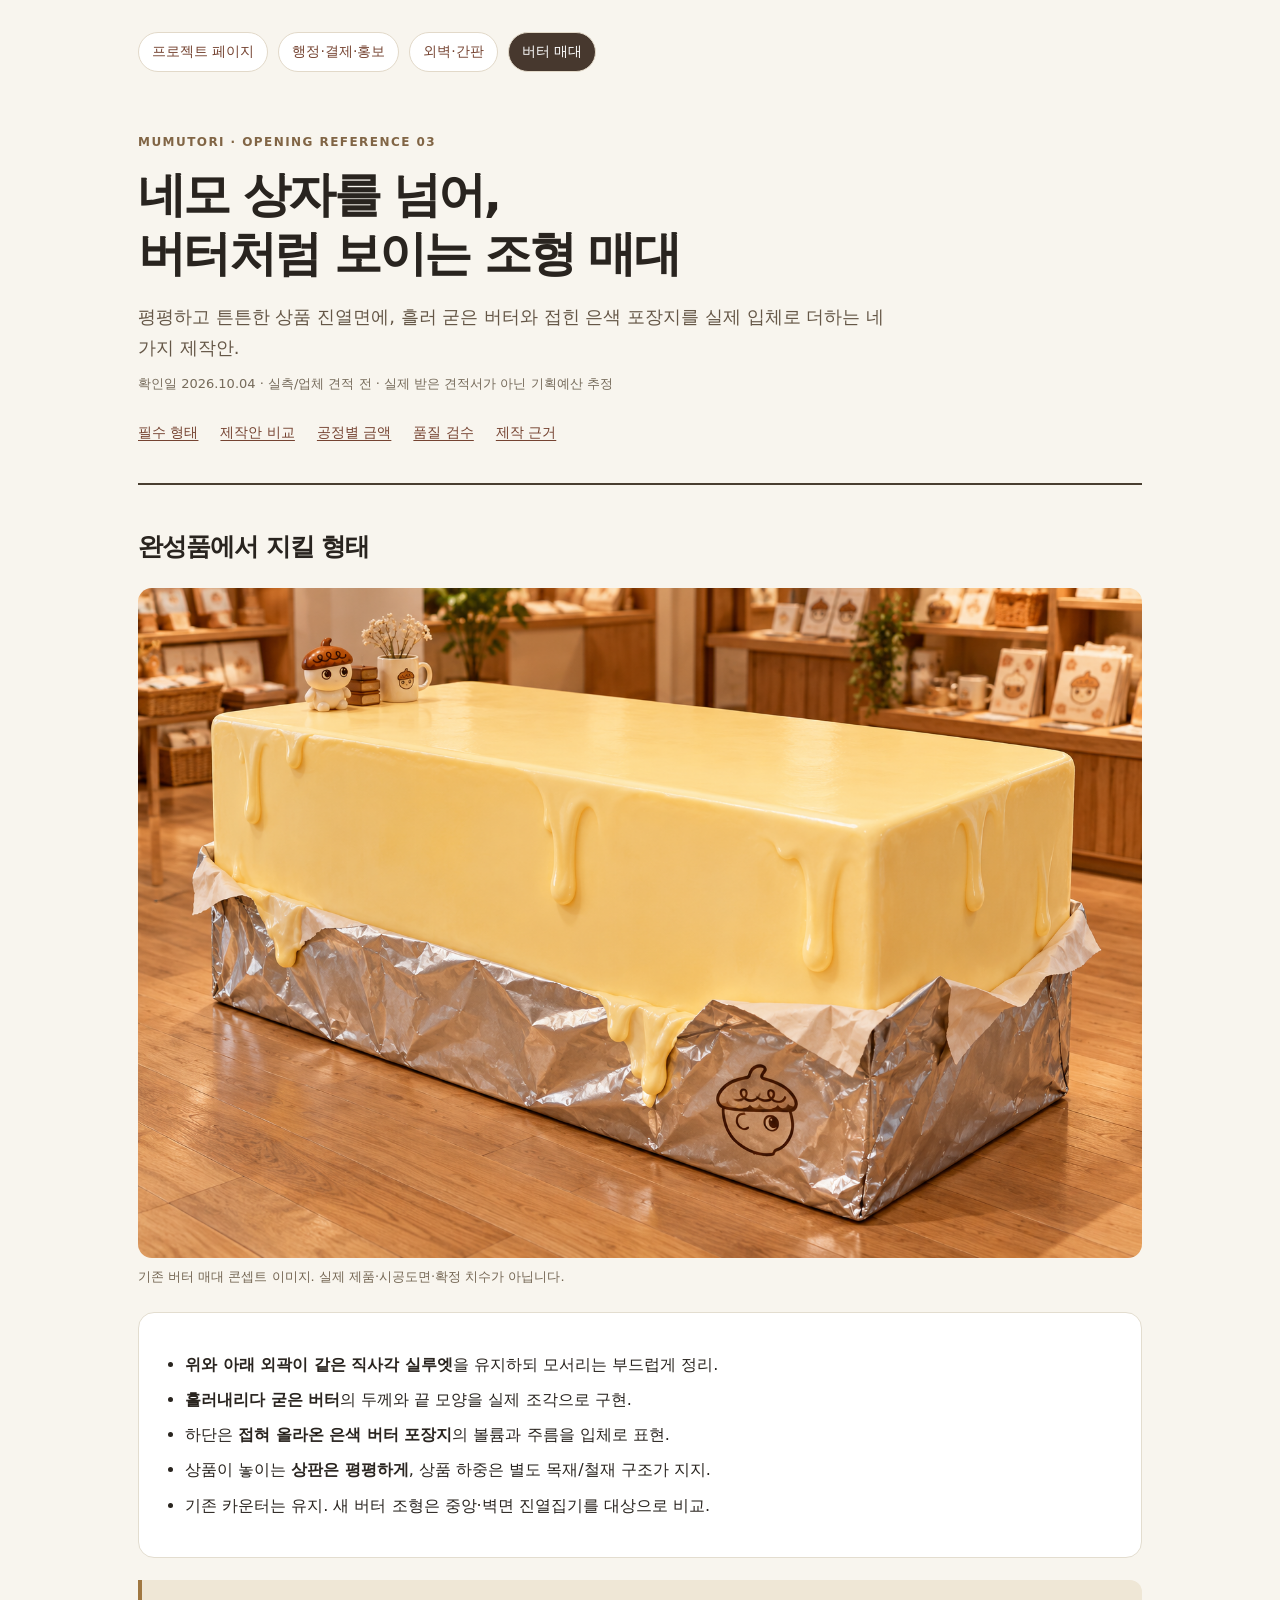
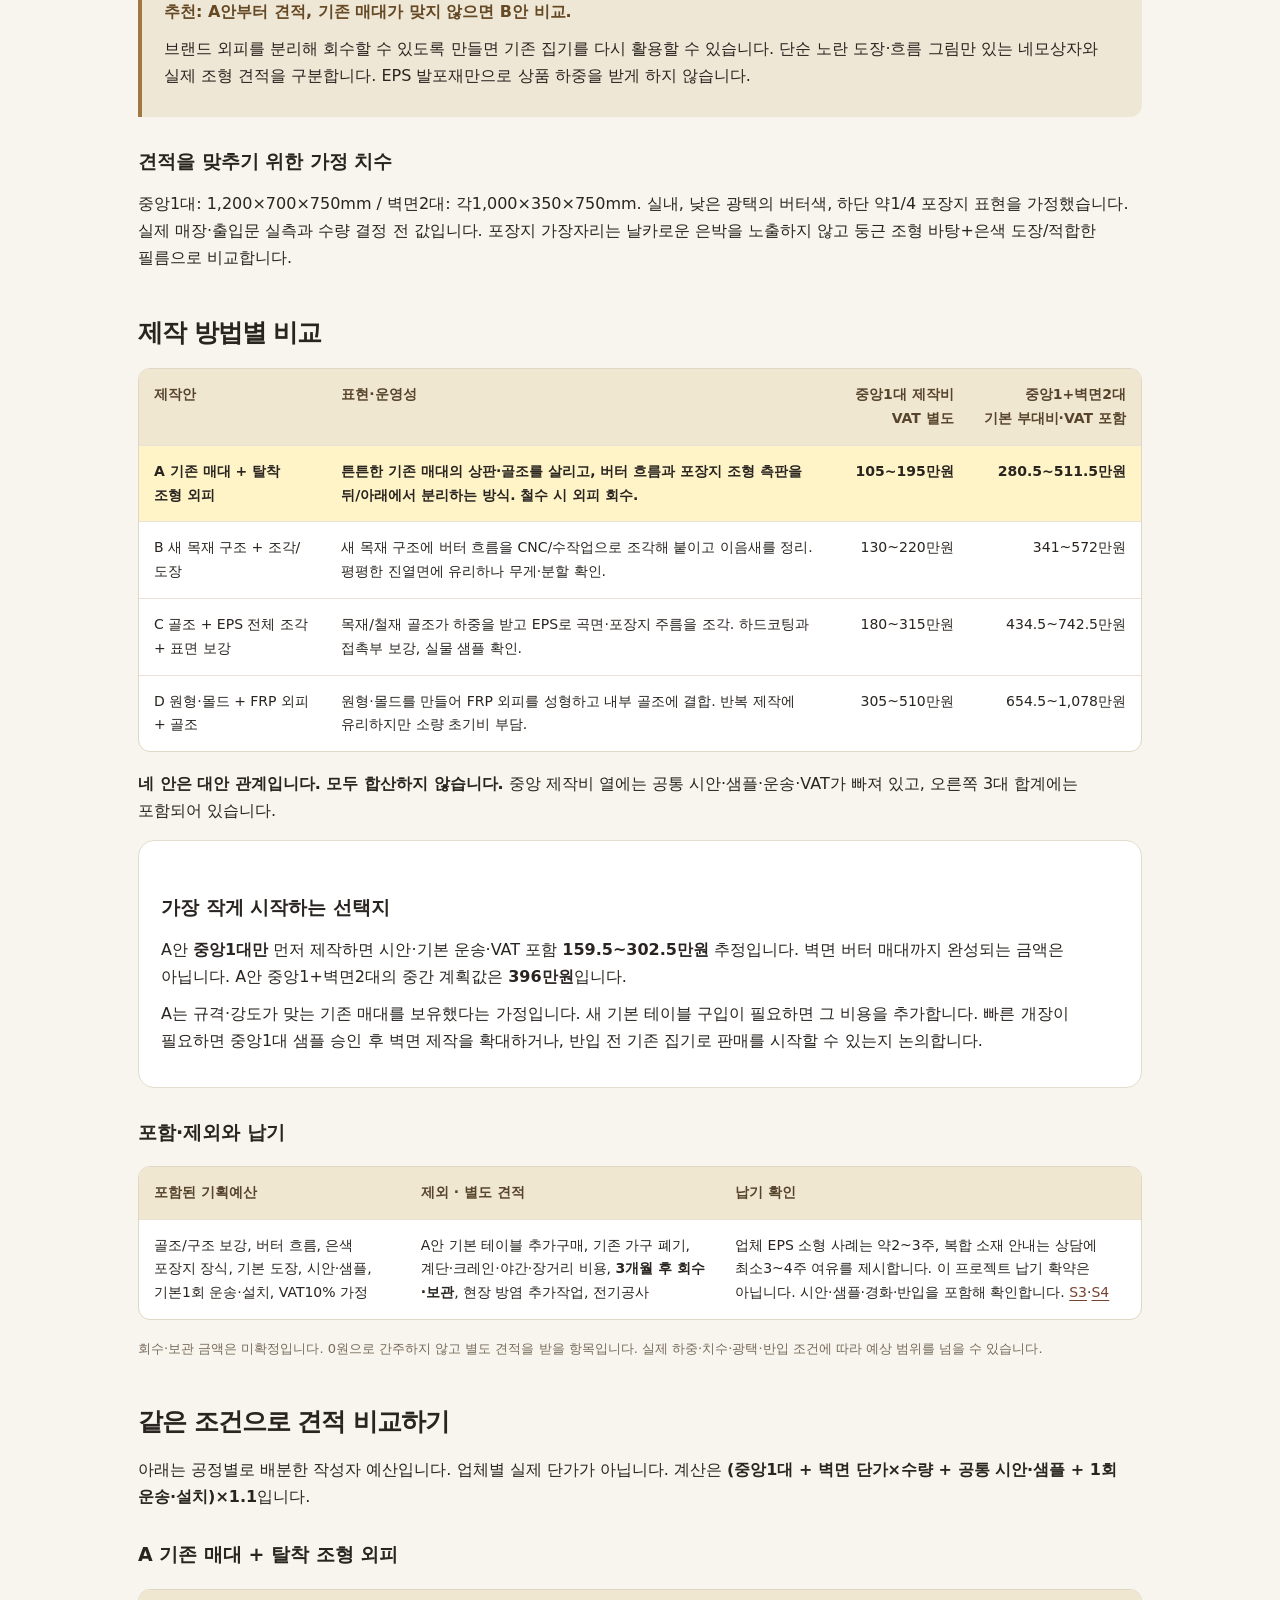
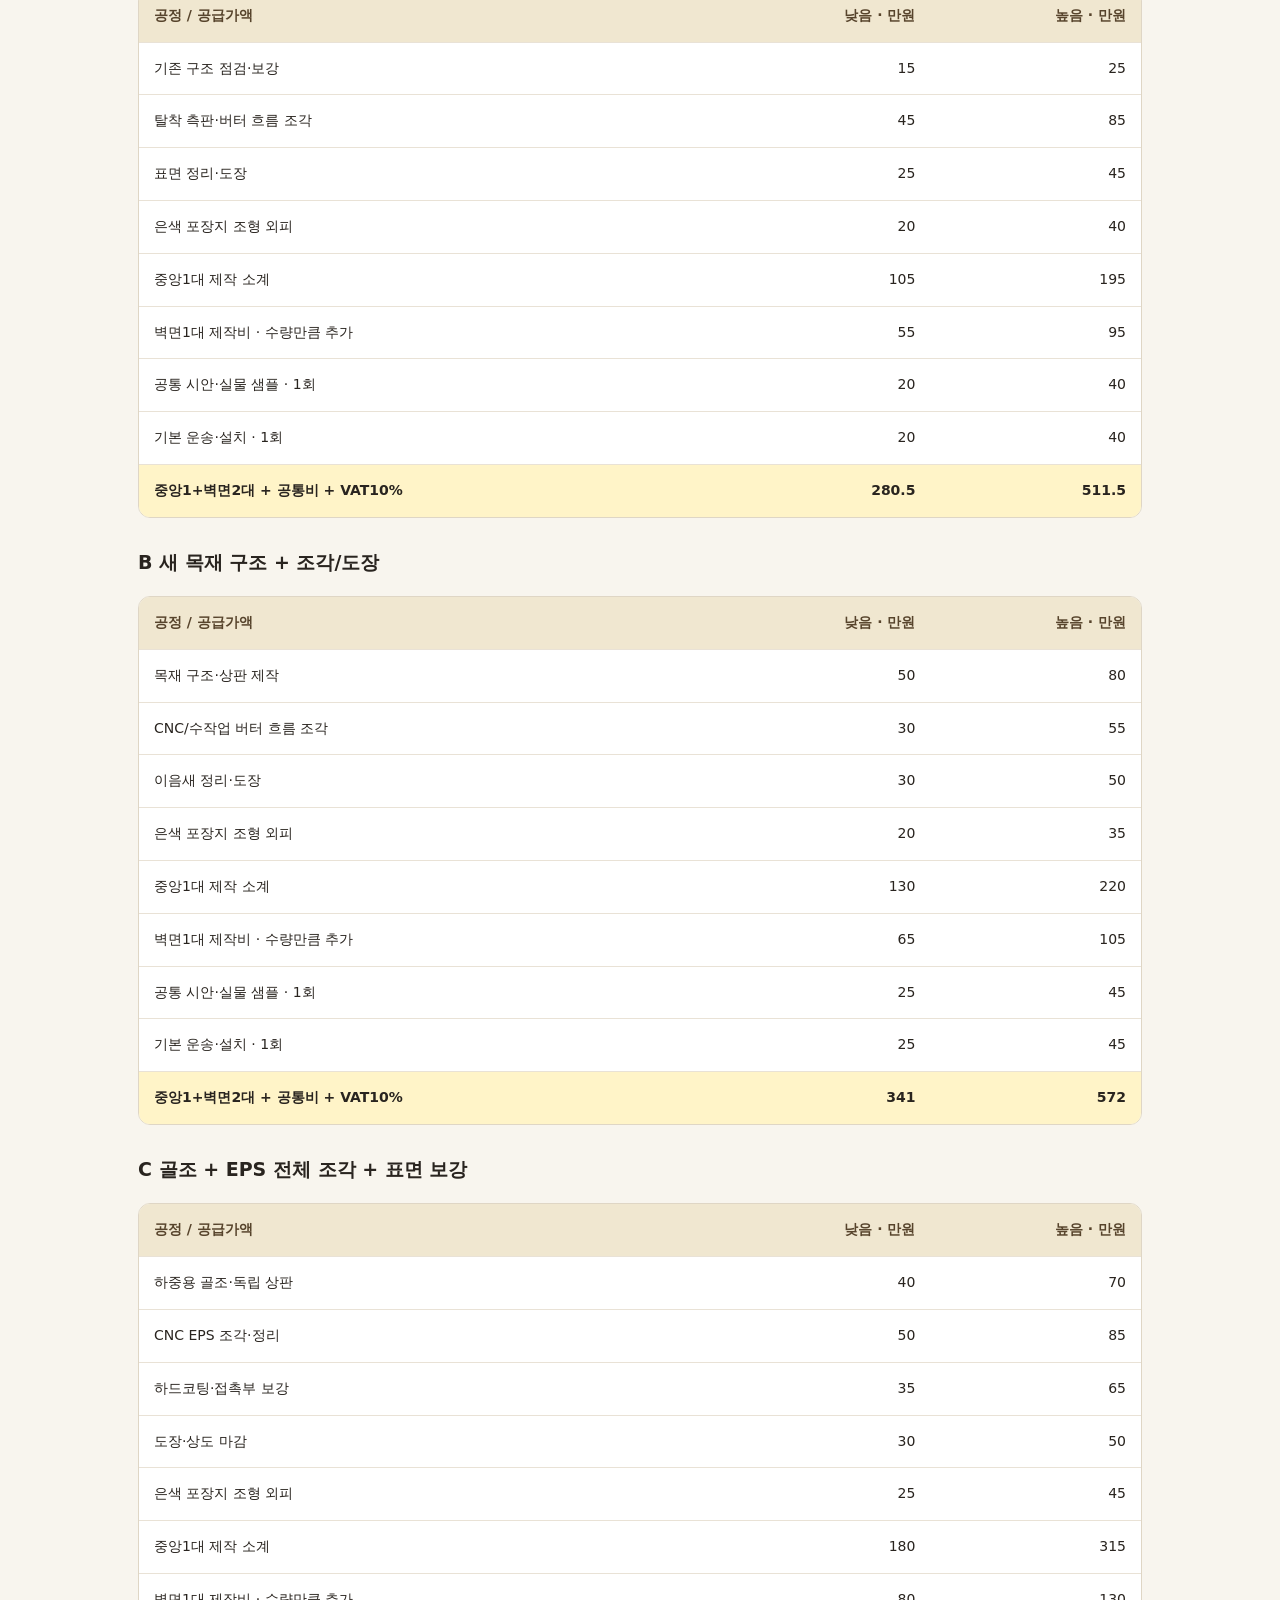
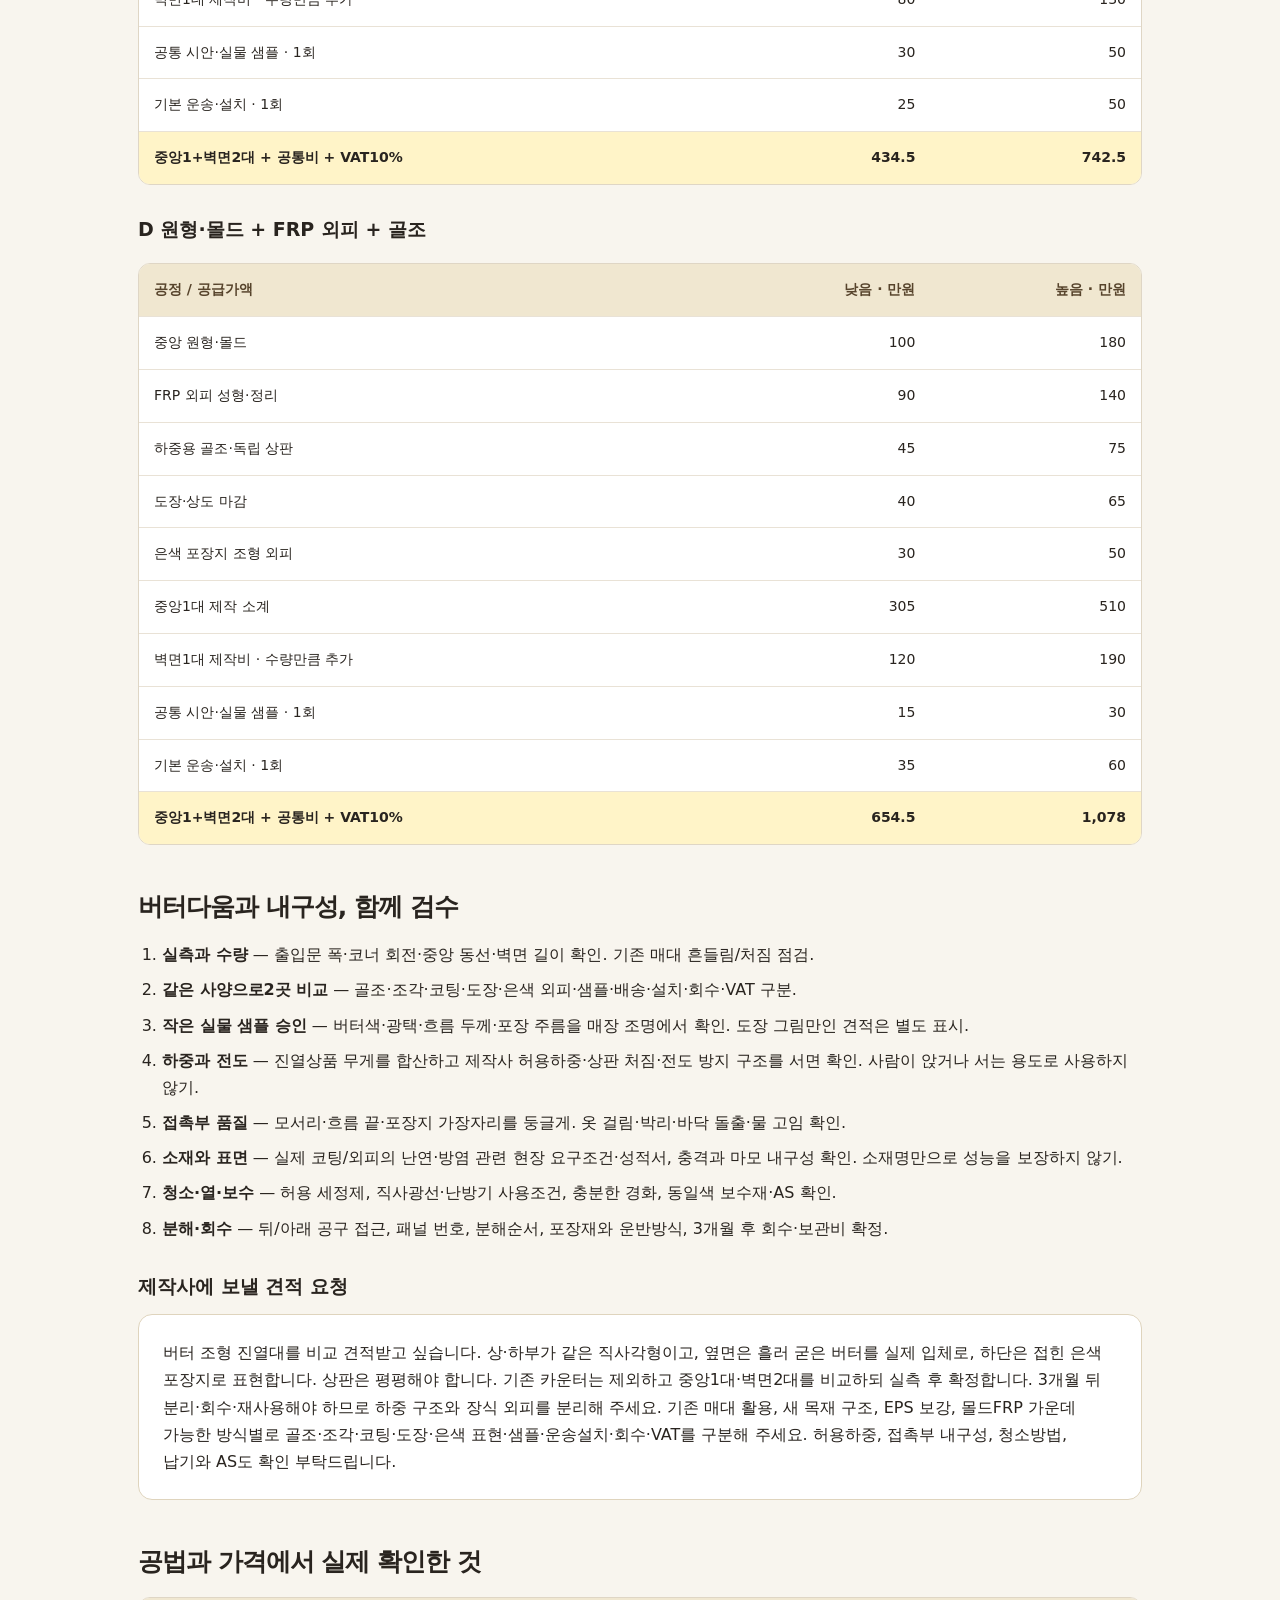
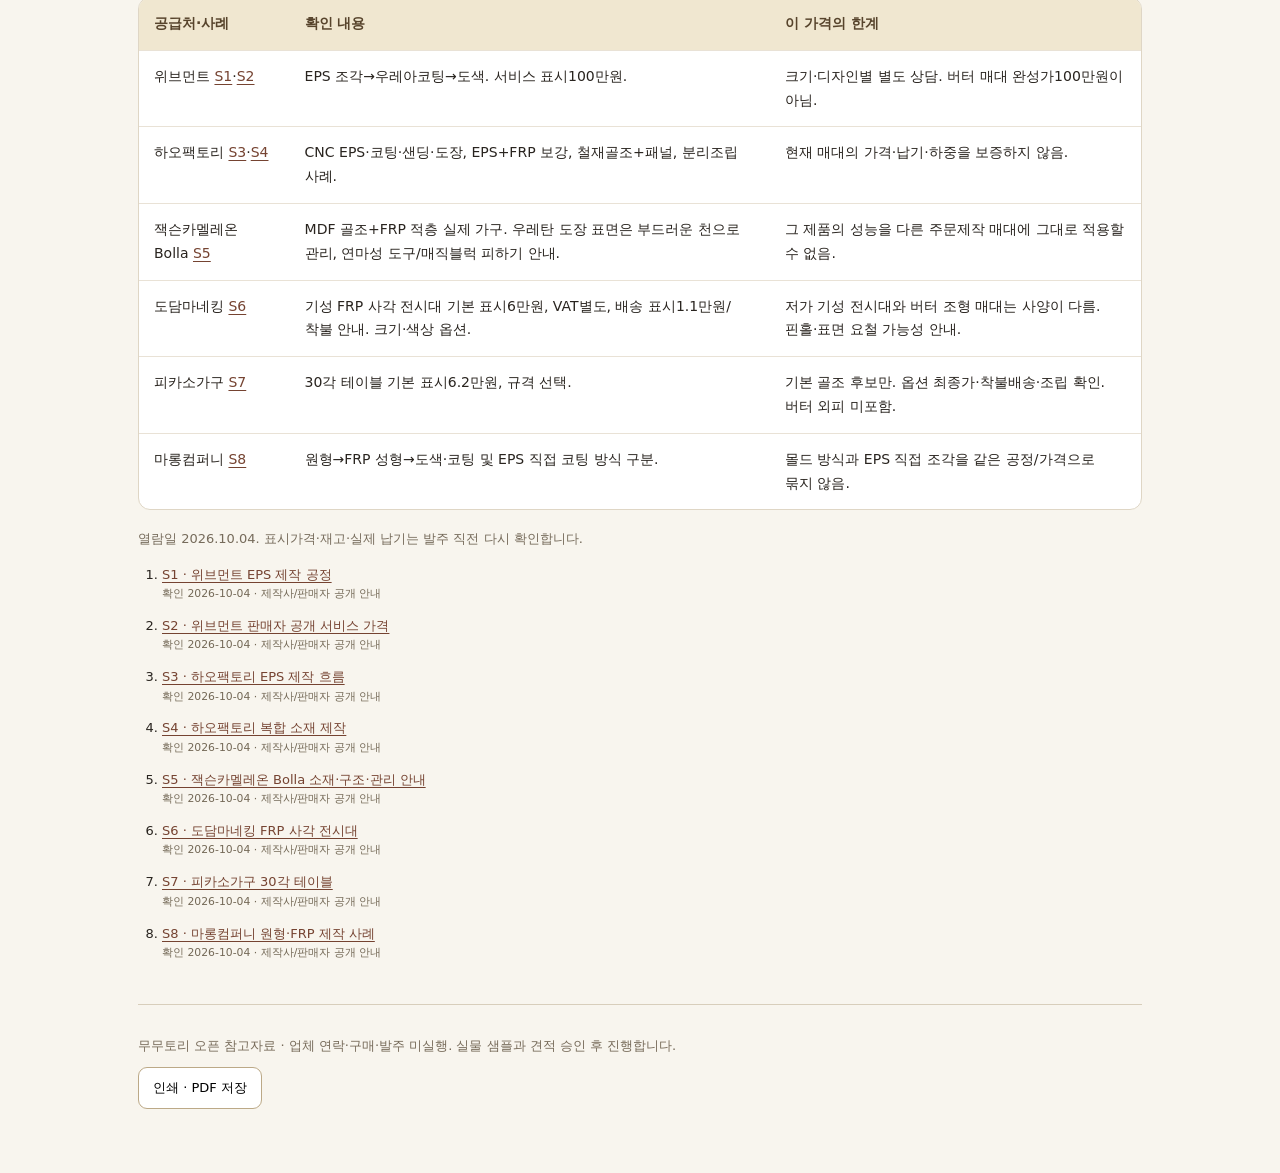
<file: reference-butter.html>
<!doctype html><html lang="ko"><head><meta charset="utf-8"><meta name="viewport" content="width=device-width,initial-scale=1"><meta name="referrer" content="no-referrer"><title>버터 조형 매대 제작 | 무무토리 참고자료</title><style>*{box-sizing:border-box}html{scroll-behavior:smooth}body{margin:0;background:#f8f5ee;color:#29241f;font:16px/1.7 system-ui,-apple-system,"Segoe UI",sans-serif;word-break:keep-all}a{color:#754331;text-underline-offset:3px}a:focus-visible,button:focus-visible{outline:3px solid #bd681f;outline-offset:4px}.wrap{max-width:1060px;margin:auto;padding:32px 28px 64px}nav{display:flex;gap:10px;flex-wrap:wrap;font-size:14px;margin-bottom:32px}nav a{padding:7px 13px;background:#fff;border:1px solid #e2d9c9;border-radius:30px;text-decoration:none}nav a[aria-current=page]{background:#47382e;color:white}header{padding:28px 0 34px;border-bottom:2px solid #493e31}.eyebrow{letter-spacing:.12em;font-size:12px;font-weight:800;color:#816545}h1{font-size:clamp(30px,5vw,48px);letter-spacing:-.055em;line-height:1.22;margin:13px 0 20px}h2{font-size:25px;letter-spacing:-.04em;margin:44px 0 17px;line-height:1.4}h3{font-size:19px;margin:28px 0 12px}p{margin:10px 0}.lead{max-width:780px;font-size:18px;color:#655747}.meta{font-size:13px;color:#766b5b}.note{background:#efe7d6;border-left:4px solid #a07842;padding:18px 22px;border-radius:0 12px 12px 0;margin:22px 0}.note strong{color:#654824}.card{background:#fff;border:1px solid #e3ddcf;border-radius:16px;padding:22px;margin:16px 0}.table-wrap{overflow-x:auto;border:1px solid #dfd6c5;border-radius:12px;background:white;margin:18px 0}table{border-collapse:collapse;width:100%;font-size:14px;min-width:670px}th,td{text-align:left;vertical-align:top;padding:14px 15px;border-bottom:1px solid #e9e2d6}th{background:#f0e7d0;color:#57442c;font-weight:750}tr:last-child td{border-bottom:0}td.num,th.num{text-align:right;font-variant-numeric:tabular-nums;white-space:nowrap}tr.total td{background:#fff4c8;font-weight:800}ul,ol{padding-left:24px}li{margin:8px 0}.pill{display:inline-block;border-radius:20px;padding:3px 10px;font-size:12px;background:#efe2ba;color:#59411c;font-weight:800}.sources{font-size:13px;line-height:1.65}.sources li{margin:12px 0}.sources small{display:block;color:#736856}.sources a{overflow-wrap:anywhere;word-break:break-word}.request{white-space:normal;background:#fff;border:1px solid #dfd4bd;border-radius:14px;padding:24px}figure{margin:24px 0}figure img{width:100%;height:auto;border-radius:14px;display:block}figcaption{font-size:13px;color:#746653;margin-top:8px}.print{border:1px solid #bca987;border-radius:9px;padding:9px 14px;background:#fff;font:inherit;font-size:13px;cursor:pointer}footer{border-top:1px solid #d8cebb;margin-top:42px;padding-top:20px;font-size:13px;color:#776b5a}.toc{display:flex;gap:10px;flex-wrap:wrap;margin-top:20px;font-size:14px}.toc a{padding:5px 0;margin-right:12px}@media(max-width:600px){.wrap{padding:22px 17px 40px}nav{gap:7px;margin-bottom:20px}nav a{padding:6px 10px}header{padding-top:15px}.lead{font-size:16px}.card,.note,.request{padding:17px}h2{font-size:22px;margin-top:34px}table{font-size:13px}th,td{padding:12px}body{line-height:1.65}}@media print{@page{size:A4;margin:15mm}body{background:white;font-size:10.5pt}.wrap{max-width:none;padding:0}nav,.print,.toc{display:none}h1{font-size:27pt}h2{font-size:17pt;break-after:avoid}h3{break-after:avoid}header{padding:0 0 14px}.table-wrap{overflow:visible;border-radius:0}table{min-width:0;font-size:9pt}th,td{padding:7px}tr{break-inside:avoid}.card,.note,.request{break-inside:avoid}figure img{max-height:92mm;object-fit:contain}a{color:inherit}.sources a{font-size:9pt}footer{font-size:9pt}}</style></head><body><main class="wrap"><nav aria-label="참고자료"><a href="./">프로젝트 페이지</a><a href="reference-administration.html">행정·결제·홍보</a><a href="reference-exterior.html">외벽·간판</a><a href="reference-butter.html" aria-current="page">버터 매대</a></nav><header><div class="eyebrow">MUMUTORI · OPENING REFERENCE 03</div><h1>네모 상자를 넘어,<br>버터처럼 보이는 조형 매대</h1><p class="lead">평평하고 튼튼한 상품 진열면에, 흘러 굳은 버터와 접힌 은색 포장지를 실제 입체로 더하는 네 가지 제작안.</p><p class="meta">확인일 2026.10.04 · 실측/업체 견적 전 · 실제 받은 견적서가 아닌 기획예산 추정</p><div class="toc"><a href="#design">필수 형태</a><a href="#options">제작안 비교</a><a href="#detail">공정별 금액</a><a href="#checklist">품질 검수</a><a href="#sources">제작 근거</a></div></header>
<section id="design"><h2>완성품에서 지킬 형태</h2><figure><img src="assets/mumutori-butter-table-v2.png" alt="버터색 입체 매대 콘셉트. 옆면에는 흘러 굳은 버터, 아래에는 은색 포장지 주름이 표현되어 있다." loading="lazy"><figcaption>기존 버터 매대 콘셉트 이미지. 실제 제품·시공도면·확정 치수가 아닙니다.</figcaption></figure><div class="card"><ul><li><strong>위와 아래 외곽이 같은 직사각 실루엣</strong>을 유지하되 모서리는 부드럽게 정리.</li><li><strong>흘러내리다 굳은 버터</strong>의 두께와 끝 모양을 실제 조각으로 구현.</li><li>하단은 <strong>접혀 올라온 은색 버터 포장지</strong>의 볼륨과 주름을 입체로 표현.</li><li>상품이 놓이는 <strong>상판은 평평하게</strong>, 상품 하중은 별도 목재/철재 구조가 지지.</li><li>기존 카운터는 유지. 새 버터 조형은 중앙·벽면 진열집기를 대상으로 비교.</li></ul></div><div class="note"><strong>추천: A안부터 견적, 기존 매대가 맞지 않으면 B안 비교.</strong><p>브랜드 외피를 분리해 회수할 수 있도록 만들면 기존 집기를 다시 활용할 수 있습니다. 단순 노란 도장·흐름 그림만 있는 네모상자와 실제 조형 견적을 구분합니다. EPS 발포재만으로 상품 하중을 받게 하지 않습니다.</p></div><h3>견적을 맞추기 위한 가정 치수</h3><p>중앙1대: 1,200×700×750mm / 벽면2대: 각1,000×350×750mm. 실내, 낮은 광택의 버터색, 하단 약1/4 포장지 표현을 가정했습니다. 실제 매장·출입문 실측과 수량 결정 전 값입니다. 포장지 가장자리는 날카로운 은박을 노출하지 않고 둥근 조형 바탕+은색 도장/적합한 필름으로 비교합니다.</p></section>
<section id="options"><h2>제작 방법별 비교</h2><div class="table-wrap" tabindex="0" aria-label="버터 매대 제작방법과 추정가격, 가로 스크롤 가능"><table><thead><tr><th>제작안</th><th>표현·운영성</th><th class="num">중앙1대 제작비<br>VAT 별도</th><th class="num">중앙1+벽면2대<br>기본 부대비·VAT 포함</th></tr></thead><tbody><tr class="total"><td>A 기존 매대 + 탈착 조형 외피</td><td>튼튼한 기존 매대의 상판·골조를 살리고, 버터 흐름과 포장지 조형 측판을 뒤/아래에서 분리하는 방식. 철수 시 외피 회수.</td><td class="num">105~195만원</td><td class="num">280.5~511.5만원</td></tr><tr><td>B 새 목재 구조 + 조각/도장</td><td>새 목재 구조에 버터 흐름을 CNC/수작업으로 조각해 붙이고 이음새를 정리. 평평한 진열면에 유리하나 무게·분할 확인.</td><td class="num">130~220만원</td><td class="num">341~572만원</td></tr><tr><td>C 골조 + EPS 전체 조각 + 표면 보강</td><td>목재/철재 골조가 하중을 받고 EPS로 곡면·포장지 주름을 조각. 하드코팅과 접촉부 보강, 실물 샘플 확인.</td><td class="num">180~315만원</td><td class="num">434.5~742.5만원</td></tr><tr><td>D 원형·몰드 + FRP 외피 + 골조</td><td>원형·몰드를 만들어 FRP 외피를 성형하고 내부 골조에 결합. 반복 제작에 유리하지만 소량 초기비 부담.</td><td class="num">305~510만원</td><td class="num">654.5~1,078만원</td></tr></tbody></table></div><p><strong>네 안은 대안 관계입니다. 모두 합산하지 않습니다.</strong> 중앙 제작비 열에는 공통 시안·샘플·운송·VAT가 빠져 있고, 오른쪽 3대 합계에는 포함되어 있습니다.</p><div class="card"><h3>가장 작게 시작하는 선택지</h3><p>A안 <strong>중앙1대만</strong> 먼저 제작하면 시안·기본 운송·VAT 포함 <strong>159.5~302.5만원</strong> 추정입니다. 벽면 버터 매대까지 완성되는 금액은 아닙니다. A안 중앙1+벽면2대의 중간 계획값은 <strong>396만원</strong>입니다.</p><p>A는 규격·강도가 맞는 기존 매대를 보유했다는 가정입니다. 새 기본 테이블 구입이 필요하면 그 비용을 추가합니다. 빠른 개장이 필요하면 중앙1대 샘플 승인 후 벽면 제작을 확대하거나, 반입 전 기존 집기로 판매를 시작할 수 있는지 논의합니다.</p></div><h3>포함·제외와 납기</h3><div class="table-wrap" tabindex="0" aria-label="예산 포함과 제외 조건, 가로 스크롤 가능"><table><thead><tr><th>포함된 기획예산</th><th>제외 · 별도 견적</th><th>납기 확인</th></tr></thead><tbody><tr><td>골조/구조 보강, 버터 흐름, 은색 포장지 장식, 기본 도장, 시안·샘플, 기본1회 운송·설치, VAT10% 가정</td><td>A안 기본 테이블 추가구매, 기존 가구 폐기, 계단·크레인·야간·장거리 비용, <strong>3개월 후 회수·보관</strong>, 현장 방염 추가작업, 전기공사</td><td>업체 EPS 소형 사례는 약2~3주, 복합 소재 안내는 상담에 최소3~4주 여유를 제시합니다. 이 프로젝트 납기 확약은 아닙니다. 시안·샘플·경화·반입을 포함해 확인합니다. <a href="#source-S3">S3</a>·<a href="#source-S4">S4</a></td></tr></tbody></table></div><p class="meta">회수·보관 금액은 미확정입니다. 0원으로 간주하지 않고 별도 견적을 받을 항목입니다. 실제 하중·치수·광택·반입 조건에 따라 예상 범위를 넘을 수 있습니다.</p></section>
<section id="detail"><h2>같은 조건으로 견적 비교하기</h2><p>아래는 공정별로 배분한 작성자 예산입니다. 업체별 실제 단가가 아닙니다. 계산은 <strong>(중앙1대 + 벽면 단가×수량 + 공통 시안·샘플 + 1회 운송·설치)×1.1</strong>입니다.</p><h3>A 기존 매대 + 탈착 조형 외피</h3><div class="table-wrap" tabindex="0" aria-label="공정별 추정가격, 가로 스크롤 가능"><table><thead><tr><th>공정 / 공급가액</th><th class="num">낮음 · 만원</th><th class="num">높음 · 만원</th></tr></thead><tbody><tr><td>기존 구조 점검·보강</td><td class="num">15</td><td class="num">25</td></tr><tr><td>탈착 측판·버터 흐름 조각</td><td class="num">45</td><td class="num">85</td></tr><tr><td>표면 정리·도장</td><td class="num">25</td><td class="num">45</td></tr><tr><td>은색 포장지 조형 외피</td><td class="num">20</td><td class="num">40</td></tr><tr><td>중앙1대 제작 소계</td><td class="num">105</td><td class="num">195</td></tr><tr><td>벽면1대 제작비 · 수량만큼 추가</td><td class="num">55</td><td class="num">95</td></tr><tr><td>공통 시안·실물 샘플 · 1회</td><td class="num">20</td><td class="num">40</td></tr><tr><td>기본 운송·설치 · 1회</td><td class="num">20</td><td class="num">40</td></tr><tr class="total"><td>중앙1+벽면2대 + 공통비 + VAT10%</td><td class="num">280.5</td><td class="num">511.5</td></tr></tbody></table></div><h3>B 새 목재 구조 + 조각/도장</h3><div class="table-wrap" tabindex="0" aria-label="공정별 추정가격, 가로 스크롤 가능"><table><thead><tr><th>공정 / 공급가액</th><th class="num">낮음 · 만원</th><th class="num">높음 · 만원</th></tr></thead><tbody><tr><td>목재 구조·상판 제작</td><td class="num">50</td><td class="num">80</td></tr><tr><td>CNC/수작업 버터 흐름 조각</td><td class="num">30</td><td class="num">55</td></tr><tr><td>이음새 정리·도장</td><td class="num">30</td><td class="num">50</td></tr><tr><td>은색 포장지 조형 외피</td><td class="num">20</td><td class="num">35</td></tr><tr><td>중앙1대 제작 소계</td><td class="num">130</td><td class="num">220</td></tr><tr><td>벽면1대 제작비 · 수량만큼 추가</td><td class="num">65</td><td class="num">105</td></tr><tr><td>공통 시안·실물 샘플 · 1회</td><td class="num">25</td><td class="num">45</td></tr><tr><td>기본 운송·설치 · 1회</td><td class="num">25</td><td class="num">45</td></tr><tr class="total"><td>중앙1+벽면2대 + 공통비 + VAT10%</td><td class="num">341</td><td class="num">572</td></tr></tbody></table></div><h3>C 골조 + EPS 전체 조각 + 표면 보강</h3><div class="table-wrap" tabindex="0" aria-label="공정별 추정가격, 가로 스크롤 가능"><table><thead><tr><th>공정 / 공급가액</th><th class="num">낮음 · 만원</th><th class="num">높음 · 만원</th></tr></thead><tbody><tr><td>하중용 골조·독립 상판</td><td class="num">40</td><td class="num">70</td></tr><tr><td>CNC EPS 조각·정리</td><td class="num">50</td><td class="num">85</td></tr><tr><td>하드코팅·접촉부 보강</td><td class="num">35</td><td class="num">65</td></tr><tr><td>도장·상도 마감</td><td class="num">30</td><td class="num">50</td></tr><tr><td>은색 포장지 조형 외피</td><td class="num">25</td><td class="num">45</td></tr><tr><td>중앙1대 제작 소계</td><td class="num">180</td><td class="num">315</td></tr><tr><td>벽면1대 제작비 · 수량만큼 추가</td><td class="num">80</td><td class="num">130</td></tr><tr><td>공통 시안·실물 샘플 · 1회</td><td class="num">30</td><td class="num">50</td></tr><tr><td>기본 운송·설치 · 1회</td><td class="num">25</td><td class="num">50</td></tr><tr class="total"><td>중앙1+벽면2대 + 공통비 + VAT10%</td><td class="num">434.5</td><td class="num">742.5</td></tr></tbody></table></div><h3>D 원형·몰드 + FRP 외피 + 골조</h3><div class="table-wrap" tabindex="0" aria-label="공정별 추정가격, 가로 스크롤 가능"><table><thead><tr><th>공정 / 공급가액</th><th class="num">낮음 · 만원</th><th class="num">높음 · 만원</th></tr></thead><tbody><tr><td>중앙 원형·몰드</td><td class="num">100</td><td class="num">180</td></tr><tr><td>FRP 외피 성형·정리</td><td class="num">90</td><td class="num">140</td></tr><tr><td>하중용 골조·독립 상판</td><td class="num">45</td><td class="num">75</td></tr><tr><td>도장·상도 마감</td><td class="num">40</td><td class="num">65</td></tr><tr><td>은색 포장지 조형 외피</td><td class="num">30</td><td class="num">50</td></tr><tr><td>중앙1대 제작 소계</td><td class="num">305</td><td class="num">510</td></tr><tr><td>벽면1대 제작비 · 수량만큼 추가</td><td class="num">120</td><td class="num">190</td></tr><tr><td>공통 시안·실물 샘플 · 1회</td><td class="num">15</td><td class="num">30</td></tr><tr><td>기본 운송·설치 · 1회</td><td class="num">35</td><td class="num">60</td></tr><tr class="total"><td>중앙1+벽면2대 + 공통비 + VAT10%</td><td class="num">654.5</td><td class="num">1,078</td></tr></tbody></table></div></section>
<section id="checklist"><h2>버터다움과 내구성, 함께 검수</h2><ol><li><strong>실측과 수량</strong> — 출입문 폭·코너 회전·중앙 동선·벽면 길이 확인. 기존 매대 흔들림/처짐 점검.</li><li><strong>같은 사양으로2곳 비교</strong> — 골조·조각·코팅·도장·은색 외피·샘플·배송·설치·회수·VAT 구분.</li><li><strong>작은 실물 샘플 승인</strong> — 버터색·광택·흐름 두께·포장 주름을 매장 조명에서 확인. 도장 그림만인 견적은 별도 표시.</li><li><strong>하중과 전도</strong> — 진열상품 무게를 합산하고 제작사 허용하중·상판 처짐·전도 방지 구조를 서면 확인. 사람이 앉거나 서는 용도로 사용하지 않기.</li><li><strong>접촉부 품질</strong> — 모서리·흐름 끝·포장지 가장자리를 둥글게. 옷 걸림·박리·바닥 돌출·물 고임 확인.</li><li><strong>소재와 표면</strong> — 실제 코팅/외피의 난연·방염 관련 현장 요구조건·성적서, 충격과 마모 내구성 확인. 소재명만으로 성능을 보장하지 않기.</li><li><strong>청소·열·보수</strong> — 허용 세정제, 직사광선·난방기 사용조건, 충분한 경화, 동일색 보수재·AS 확인.</li><li><strong>분해·회수</strong> — 뒤/아래 공구 접근, 패널 번호, 분해순서, 포장재와 운반방식, 3개월 후 회수·보관비 확정.</li></ol><h3>제작사에 보낼 견적 요청</h3><div class="request">버터 조형 진열대를 비교 견적받고 싶습니다. 상·하부가 같은 직사각형이고, 옆면은 흘러 굳은 버터를 실제 입체로, 하단은 접힌 은색 포장지로 표현합니다. 상판은 평평해야 합니다. 기존 카운터는 제외하고 중앙1대·벽면2대를 비교하되 실측 후 확정합니다. 3개월 뒤 분리·회수·재사용해야 하므로 하중 구조와 장식 외피를 분리해 주세요. 기존 매대 활용, 새 목재 구조, EPS 보강, 몰드FRP 가운데 가능한 방식별로 골조·조각·코팅·도장·은색 표현·샘플·운송설치·회수·VAT를 구분해 주세요. 허용하중, 접촉부 내구성, 청소방법, 납기와 AS도 확인 부탁드립니다.</div></section>
<section id="sources"><h2>공법과 가격에서 실제 확인한 것</h2><div class="table-wrap" tabindex="0" aria-label="제작공법과 공개가격 근거, 가로 스크롤 가능"><table><thead><tr><th>공급처·사례</th><th>확인 내용</th><th>이 가격의 한계</th></tr></thead><tbody><tr><td>위브먼트 <a href="#source-S1">S1</a>·<a href="#source-S2">S2</a></td><td>EPS 조각→우레아코팅→도색. 서비스 표시100만원.</td><td>크기·디자인별 별도 상담. 버터 매대 완성가100만원이 아님.</td></tr><tr><td>하오팩토리 <a href="#source-S3">S3</a>·<a href="#source-S4">S4</a></td><td>CNC EPS·코팅·샌딩·도장, EPS+FRP 보강, 철재골조+패널, 분리조립 사례.</td><td>현재 매대의 가격·납기·하중을 보증하지 않음.</td></tr><tr><td>잭슨카멜레온 Bolla <a href="#source-S5">S5</a></td><td>MDF 골조+FRP 적층 실제 가구. 우레탄 도장 표면은 부드러운 천으로 관리, 연마성 도구/매직블럭 피하기 안내.</td><td>그 제품의 성능을 다른 주문제작 매대에 그대로 적용할 수 없음.</td></tr><tr><td>도담마네킹 <a href="#source-S6">S6</a></td><td>기성 FRP 사각 전시대 기본 표시6만원, VAT별도, 배송 표시1.1만원/착불 안내. 크기·색상 옵션.</td><td>저가 기성 전시대와 버터 조형 매대는 사양이 다름. 핀홀·표면 요철 가능성 안내.</td></tr><tr><td>피카소가구 <a href="#source-S7">S7</a></td><td>30각 테이블 기본 표시6.2만원, 규격 선택.</td><td>기본 골조 후보만. 옵션 최종가·착불배송·조립 확인. 버터 외피 미포함.</td></tr><tr><td>마롱컴퍼니 <a href="#source-S8">S8</a></td><td>원형→FRP 성형→도색·코팅 및 EPS 직접 코팅 방식 구분.</td><td>몰드 방식과 EPS 직접 조각을 같은 공정/가격으로 묶지 않음.</td></tr></tbody></table></div><p class="meta">열람일 2026.10.04. 표시가격·재고·실제 납기는 발주 직전 다시 확인합니다.</p><ol class="sources"><li id="source-S1"><a href="https://kmong.com/gig/698207" target="_blank" rel="noopener noreferrer">S1 · 위브먼트 EPS 제작 공정</a><small>확인 2026-10-04 · 제작사/판매자 공개 안내</small></li><li id="source-S2"><a href="https://kmong.com/@%EC%9C%84%EB%B8%8C%EB%A8%BC%ED%8A%B8WEAVEMENT" target="_blank" rel="noopener noreferrer">S2 · 위브먼트 판매자 공개 서비스 가격</a><small>확인 2026-10-04 · 제작사/판매자 공개 안내</small></li><li id="source-S3"><a href="https://haoz.co.kr/ko/article/62/detail/eps-%EC%A1%B0%ED%98%95%EB%AC%BC-%EC%A0%9C%EC%9E%91-%ED%9D%90%EB%A6%84-%EC%B2%98%EC%9D%8C%EB%B6%80%ED%84%B0-%EB%81%9D%EA%B9%8C%EC%A7%80-%EC%A0%95%EB%A6%AC-473/473" target="_blank" rel="noopener noreferrer">S3 · 하오팩토리 EPS 제작 흐름</a><small>확인 2026-10-04 · 제작사/판매자 공개 안내</small></li><li id="source-S4"><a href="https://haoz.co.kr/ko/article/62/detail/%EB%B3%B5%ED%95%A9-%EC%86%8C%EC%9E%AC-%EC%A1%B0%ED%98%95%EB%AC%BC-%EC%A0%9C%EC%9E%91-%EC%96%B4%EB%96%A4-%EA%B8%B0%EC%A4%80%EC%9C%BC%EB%A1%9C-%EC%84%A0%ED%83%9D%ED%95%A0%EA%B9%8C-477/477" target="_blank" rel="noopener noreferrer">S4 · 하오팩토리 복합 소재 제작</a><small>확인 2026-10-04 · 제작사/판매자 공개 안내</small></li><li id="source-S5"><a href="https://jacksonchameleon.co.kr/product/bolla-sofa-table/5306/category/168/display/1/" target="_blank" rel="noopener noreferrer">S5 · 잭슨카멜레온 Bolla 소재·구조·관리 안내</a><small>확인 2026-10-04 · 제작사/판매자 공개 안내</small></li><li id="source-S6"><a href="https://do-dam.co.kr/product/frp%EC%82%AC%EA%B0%81-%EB%9D%BC%EC%9A%B4%EB%93%9C-%EC%A0%84%EC%8B%9C%EB%8C%80/740/" target="_blank" rel="noopener noreferrer">S6 · 도담마네킹 FRP 사각 전시대</a><small>확인 2026-10-04 · 제작사/판매자 공개 안내</small></li><li id="source-S7"><a href="https://m.e-picasso.com/skin-mobile13/product/%EC%A3%BC%EB%AC%B8%EC%A0%9C%EC%9E%91-30%EA%B0%81-%ED%85%8C%EC%9D%B4%EB%B8%94%EC%9A%A9%EC%A0%91%EB%8B%A4%EB%A6%AC%EC%A1%B0%EB%A6%BD%EB%8B%A4%EB%A6%AC/4149/category/67/display/2/" target="_blank" rel="noopener noreferrer">S7 · 피카소가구 30각 테이블</a><small>확인 2026-10-04 · 제작사/판매자 공개 안내</small></li><li id="source-S8"><a href="https://malong.co.kr/archives/6058%EB%A7%88%EC%8A%A4%EC%BD%94%ED%8A%B8-%EC%A1%B0%ED%98%95%EB%AC%BC-%EC%A3%BC%EB%AC%B8-frp-%EC%A1%B0%ED%98%95%EB%AC%BC-%EA%B2%AC%EC%A0%81-eps-%EC%A1%B0%ED%98%95%EB%AC%BC-%EA%B0%80%EA%B2%A9-%EC%9B%90/" target="_blank" rel="noopener noreferrer">S8 · 마롱컴퍼니 원형·FRP 제작 사례</a><small>확인 2026-10-04 · 제작사/판매자 공개 안내</small></li></ol></section><footer><p>무무토리 오픈 참고자료 · 업체 연락·구매·발주 미실행. 실물 샘플과 견적 승인 후 진행합니다.</p><button class="print" type="button" onclick="window.print()">인쇄 · PDF 저장</button></footer></main></body></html>
</file>
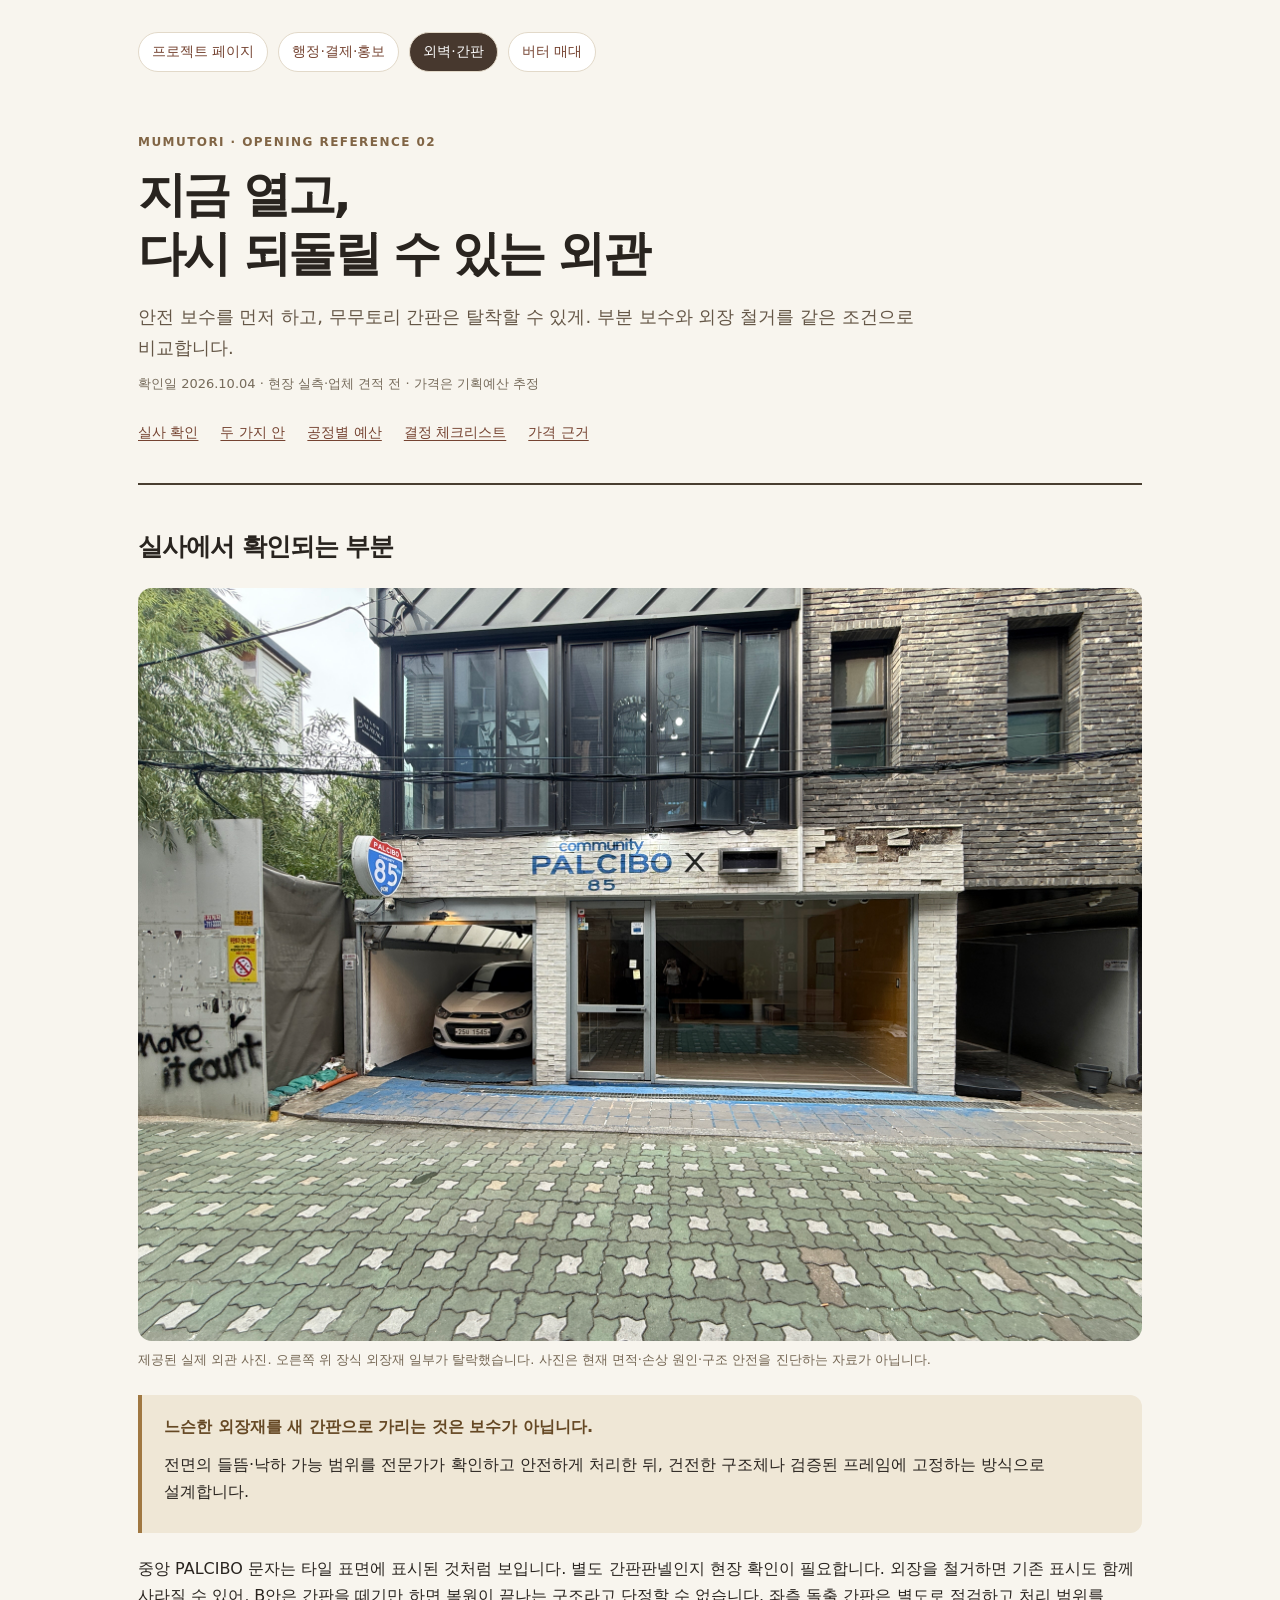
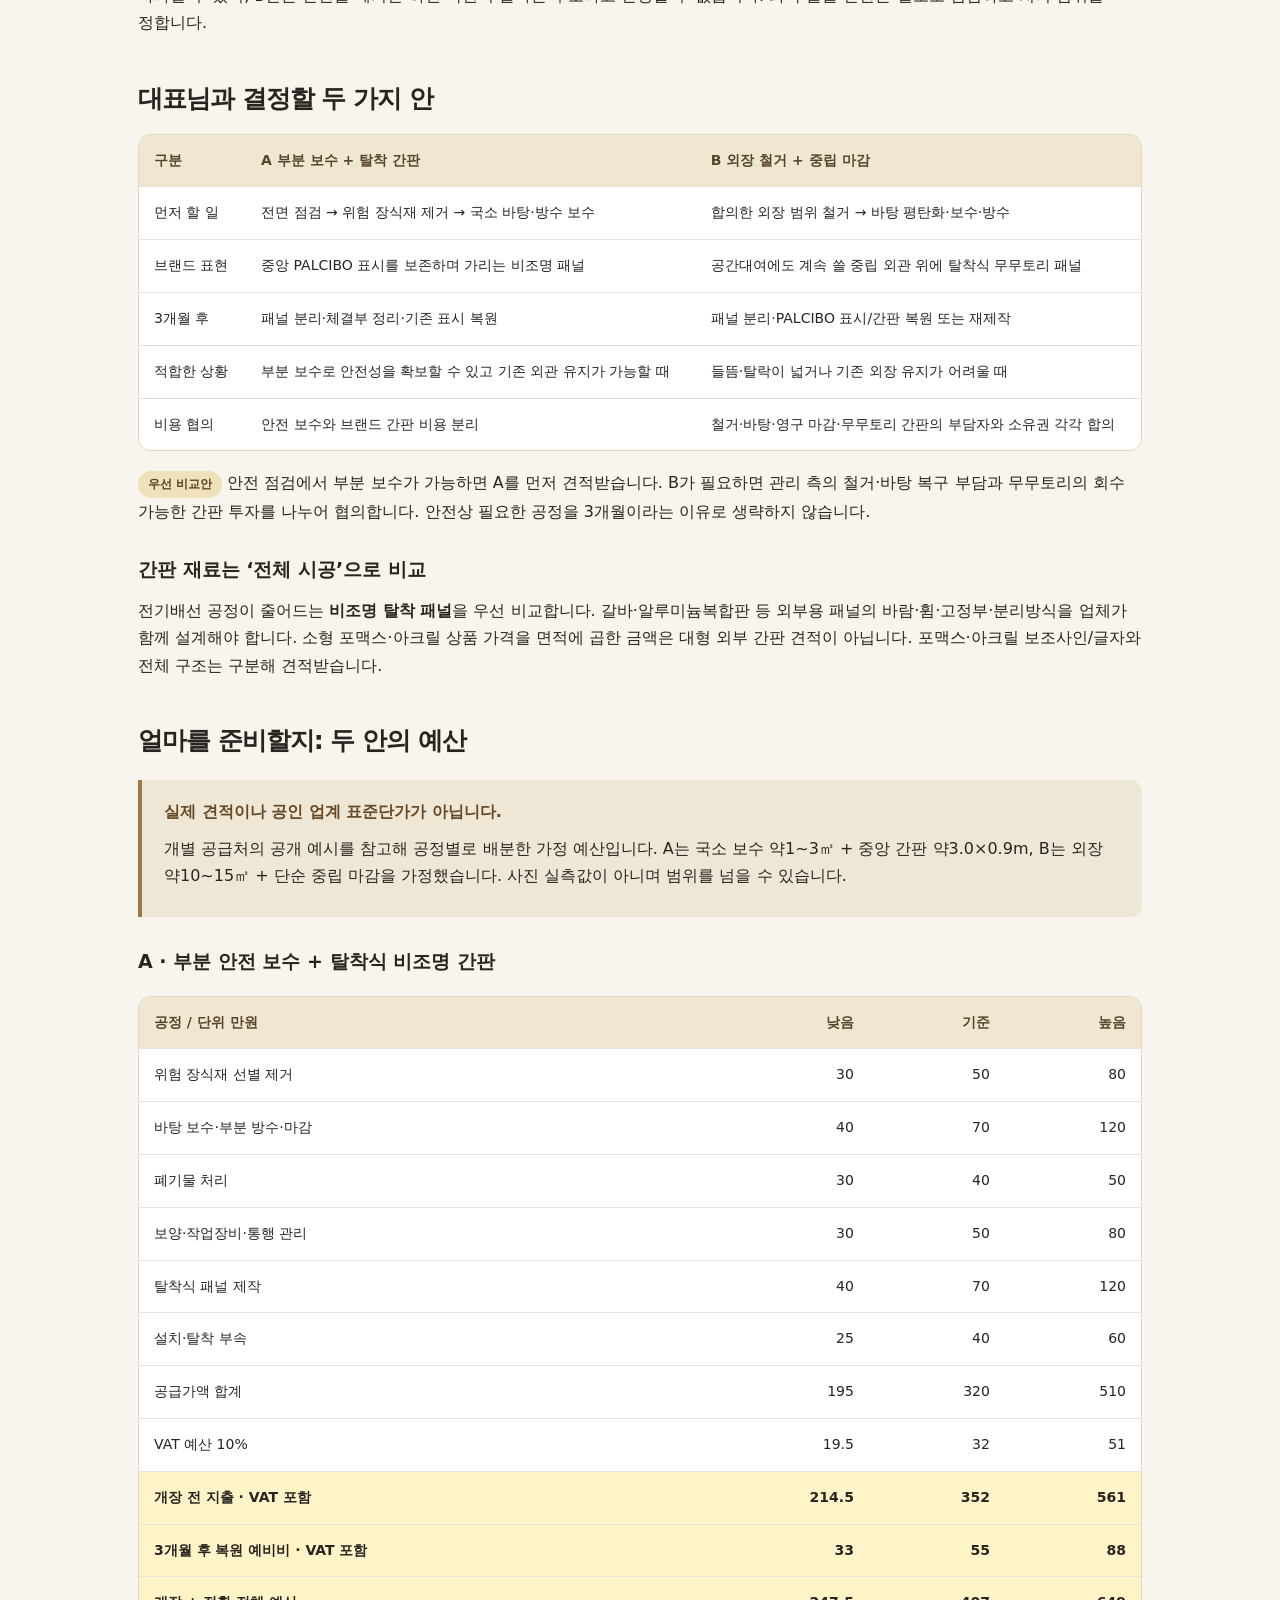
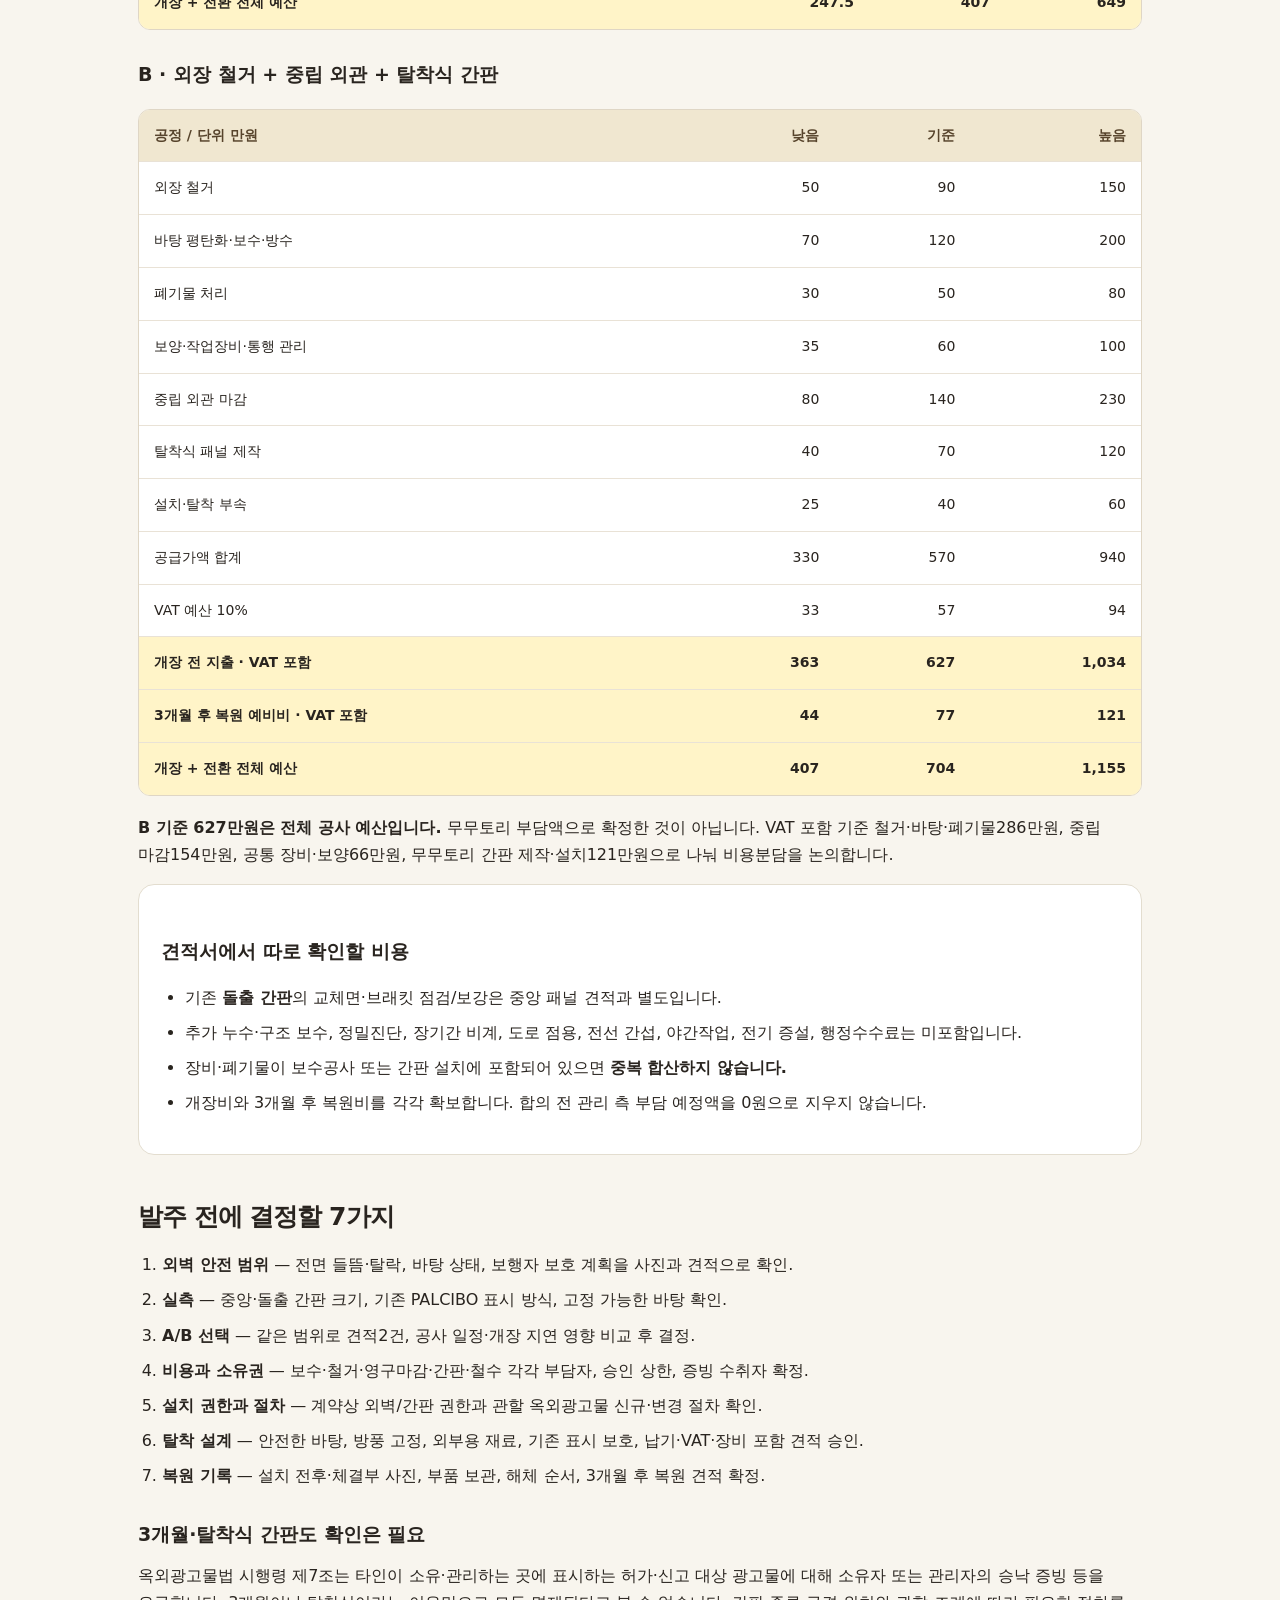
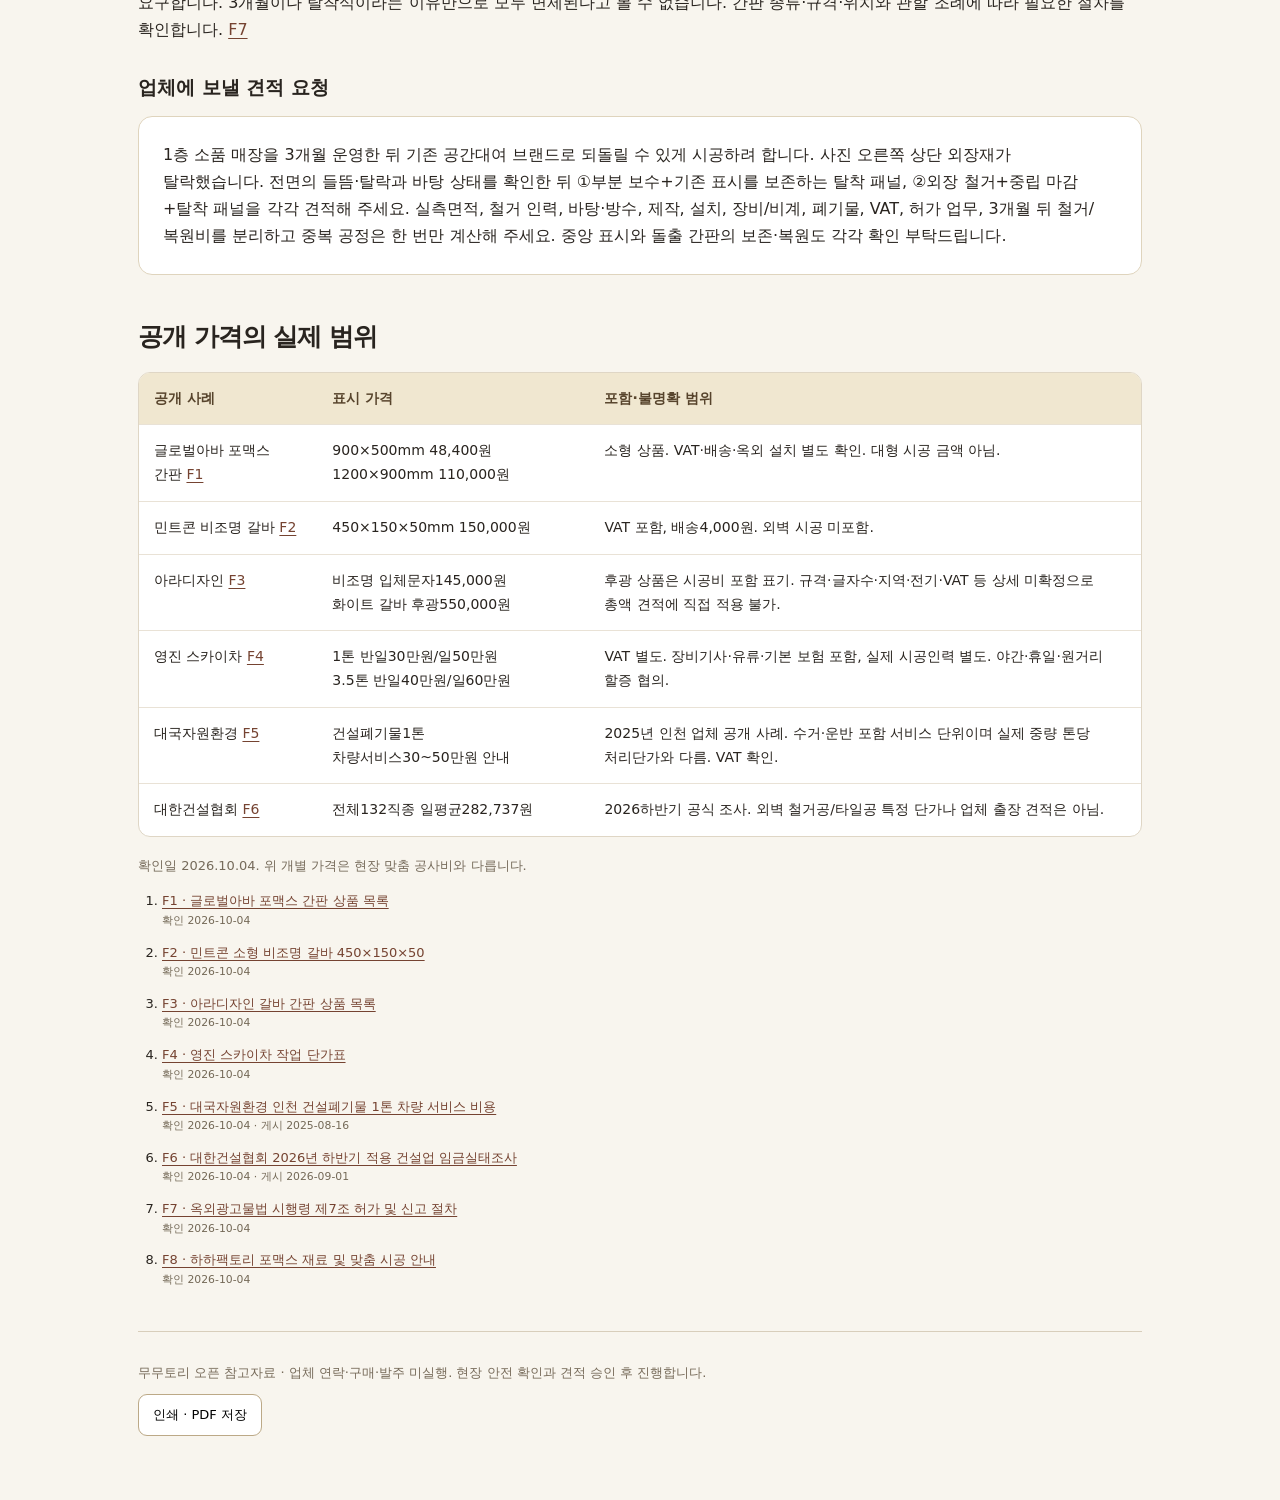
<file: reference-exterior.html>
<!doctype html><html lang="ko"><head><meta charset="utf-8"><meta name="viewport" content="width=device-width,initial-scale=1"><meta name="referrer" content="no-referrer"><title>외벽·간판 비교 | 무무토리 참고자료</title><style>*{box-sizing:border-box}html{scroll-behavior:smooth}body{margin:0;background:#f8f5ee;color:#29241f;font:16px/1.7 system-ui,-apple-system,"Segoe UI",sans-serif;word-break:keep-all}a{color:#754331;text-underline-offset:3px}a:focus-visible,button:focus-visible{outline:3px solid #bd681f;outline-offset:4px}.wrap{max-width:1060px;margin:auto;padding:32px 28px 64px}nav{display:flex;gap:10px;flex-wrap:wrap;font-size:14px;margin-bottom:32px}nav a{padding:7px 13px;background:#fff;border:1px solid #e2d9c9;border-radius:30px;text-decoration:none}nav a[aria-current=page]{background:#47382e;color:white}header{padding:28px 0 34px;border-bottom:2px solid #493e31}.eyebrow{letter-spacing:.12em;font-size:12px;font-weight:800;color:#816545}h1{font-size:clamp(30px,5vw,48px);letter-spacing:-.055em;line-height:1.22;margin:13px 0 20px}h2{font-size:25px;letter-spacing:-.04em;margin:44px 0 17px;line-height:1.4}h3{font-size:19px;margin:28px 0 12px}p{margin:10px 0}.lead{max-width:780px;font-size:18px;color:#655747}.meta{font-size:13px;color:#766b5b}.note{background:#efe7d6;border-left:4px solid #a07842;padding:18px 22px;border-radius:0 12px 12px 0;margin:22px 0}.note strong{color:#654824}.card{background:#fff;border:1px solid #e3ddcf;border-radius:16px;padding:22px;margin:16px 0}.table-wrap{overflow-x:auto;border:1px solid #dfd6c5;border-radius:12px;background:white;margin:18px 0}table{border-collapse:collapse;width:100%;font-size:14px;min-width:670px}th,td{text-align:left;vertical-align:top;padding:14px 15px;border-bottom:1px solid #e9e2d6}th{background:#f0e7d0;color:#57442c;font-weight:750}tr:last-child td{border-bottom:0}td.num,th.num{text-align:right;font-variant-numeric:tabular-nums;white-space:nowrap}tr.total td{background:#fff4c8;font-weight:800}ul,ol{padding-left:24px}li{margin:8px 0}.pill{display:inline-block;border-radius:20px;padding:3px 10px;font-size:12px;background:#efe2ba;color:#59411c;font-weight:800}.sources{font-size:13px;line-height:1.65}.sources li{margin:12px 0}.sources small{display:block;color:#736856}.sources a{overflow-wrap:anywhere;word-break:break-word}.request{white-space:normal;background:#fff;border:1px solid #dfd4bd;border-radius:14px;padding:24px}figure{margin:24px 0}figure img{width:100%;height:auto;border-radius:14px;display:block}figcaption{font-size:13px;color:#746653;margin-top:8px}.print{border:1px solid #bca987;border-radius:9px;padding:9px 14px;background:#fff;font:inherit;font-size:13px;cursor:pointer}footer{border-top:1px solid #d8cebb;margin-top:42px;padding-top:20px;font-size:13px;color:#776b5a}.toc{display:flex;gap:10px;flex-wrap:wrap;margin-top:20px;font-size:14px}.toc a{padding:5px 0;margin-right:12px}@media(max-width:600px){.wrap{padding:22px 17px 40px}nav{gap:7px;margin-bottom:20px}nav a{padding:6px 10px}header{padding-top:15px}.lead{font-size:16px}.card,.note,.request{padding:17px}h2{font-size:22px;margin-top:34px}table{font-size:13px}th,td{padding:12px}body{line-height:1.65}}@media print{@page{size:A4;margin:15mm}body{background:white;font-size:10.5pt}.wrap{max-width:none;padding:0}nav,.print,.toc{display:none}h1{font-size:27pt}h2{font-size:17pt;break-after:avoid}h3{break-after:avoid}header{padding:0 0 14px}.table-wrap{overflow:visible;border-radius:0}table{min-width:0;font-size:9pt}th,td{padding:7px}tr{break-inside:avoid}.card,.note,.request{break-inside:avoid}figure img{max-height:92mm;object-fit:contain}a{color:inherit}.sources a{font-size:9pt}footer{font-size:9pt}}</style></head><body><main class="wrap"><nav aria-label="참고자료"><a href="./">프로젝트 페이지</a><a href="reference-administration.html">행정·결제·홍보</a><a href="reference-exterior.html" aria-current="page">외벽·간판</a><a href="reference-butter.html">버터 매대</a></nav><header><div class="eyebrow">MUMUTORI · OPENING REFERENCE 02</div><h1>지금 열고,<br>다시 되돌릴 수 있는 외관</h1><p class="lead">안전 보수를 먼저 하고, 무무토리 간판은 탈착할 수 있게. 부분 보수와 외장 철거를 같은 조건으로 비교합니다.</p><p class="meta">확인일 2026.10.04 · 현장 실측·업체 견적 전 · 가격은 기획예산 추정</p><div class="toc"><a href="#photo">실사 확인</a><a href="#choice">두 가지 안</a><a href="#budget">공정별 예산</a><a href="#decision">결정 체크리스트</a><a href="#sources">가격 근거</a></div></header>
<section id="photo"><h2>실사에서 확인되는 부분</h2><figure><img src="assets/store-front.jpg" alt="기존 PALCIBO 외관. 1층 전면 흰색 장식 외장재 오른쪽 위에 탈락한 구간이 보인다." loading="lazy"><figcaption>제공된 실제 외관 사진. 오른쪽 위 장식 외장재 일부가 탈락했습니다. 사진은 현재 면적·손상 원인·구조 안전을 진단하는 자료가 아닙니다.</figcaption></figure><div class="note"><strong>느슨한 외장재를 새 간판으로 가리는 것은 보수가 아닙니다.</strong><p>전면의 들뜸·낙하 가능 범위를 전문가가 확인하고 안전하게 처리한 뒤, 건전한 구조체나 검증된 프레임에 고정하는 방식으로 설계합니다.</p></div><p>중앙 PALCIBO 문자는 타일 표면에 표시된 것처럼 보입니다. 별도 간판판넬인지 현장 확인이 필요합니다. 외장을 철거하면 기존 표시도 함께 사라질 수 있어, B안은 간판을 떼기만 하면 복원이 끝나는 구조라고 단정할 수 없습니다. 좌측 돌출 간판은 별도로 점검하고 처리 범위를 정합니다.</p></section>
<section id="choice"><h2>대표님과 결정할 두 가지 안</h2><div class="table-wrap" tabindex="0" aria-label="외관 두 안 비교, 가로 스크롤 가능"><table><thead><tr><th>구분</th><th>A 부분 보수 + 탈착 간판</th><th>B 외장 철거 + 중립 마감</th></tr></thead><tbody><tr><td>먼저 할 일</td><td>전면 점검 → 위험 장식재 제거 → 국소 바탕·방수 보수</td><td>합의한 외장 범위 철거 → 바탕 평탄화·보수·방수</td></tr><tr><td>브랜드 표현</td><td>중앙 PALCIBO 표시를 보존하며 가리는 비조명 패널</td><td>공간대여에도 계속 쓸 중립 외관 위에 탈착식 무무토리 패널</td></tr><tr><td>3개월 후</td><td>패널 분리·체결부 정리·기존 표시 복원</td><td>패널 분리·PALCIBO 표시/간판 복원 또는 재제작</td></tr><tr><td>적합한 상황</td><td>부분 보수로 안전성을 확보할 수 있고 기존 외관 유지가 가능할 때</td><td>들뜸·탈락이 넓거나 기존 외장 유지가 어려울 때</td></tr><tr><td>비용 협의</td><td>안전 보수와 브랜드 간판 비용 분리</td><td>철거·바탕·영구 마감·무무토리 간판의 부담자와 소유권 각각 합의</td></tr></tbody></table></div><p><span class="pill">우선 비교안</span> 안전 점검에서 부분 보수가 가능하면 A를 먼저 견적받습니다. B가 필요하면 관리 측의 철거·바탕 복구 부담과 무무토리의 회수 가능한 간판 투자를 나누어 협의합니다. 안전상 필요한 공정을 3개월이라는 이유로 생략하지 않습니다.</p><h3>간판 재료는 ‘전체 시공’으로 비교</h3><p>전기배선 공정이 줄어드는 <strong>비조명 탈착 패널</strong>을 우선 비교합니다. 갈바·알루미늄복합판 등 외부용 패널의 바람·휨·고정부·분리방식을 업체가 함께 설계해야 합니다. 소형 포맥스·아크릴 상품 가격을 면적에 곱한 금액은 대형 외부 간판 견적이 아닙니다. 포맥스·아크릴 보조사인/글자와 전체 구조는 구분해 견적받습니다.</p></section>
<section id="budget"><h2>얼마를 준비할지: 두 안의 예산</h2><div class="note"><strong>실제 견적이나 공인 업계 표준단가가 아닙니다.</strong><p>개별 공급처의 공개 예시를 참고해 공정별로 배분한 가정 예산입니다. A는 국소 보수 약1~3㎡ + 중앙 간판 약3.0×0.9m, B는 외장 약10~15㎡ + 단순 중립 마감을 가정했습니다. 사진 실측값이 아니며 범위를 넘을 수 있습니다.</p></div><h3>A · 부분 안전 보수 + 탈착식 비조명 간판</h3><div class="table-wrap" tabindex="0" aria-label="공정별 추정 예산, 가로 스크롤 가능"><table><thead><tr><th>공정 / 단위 만원</th><th class="num">낮음</th><th class="num">기준</th><th class="num">높음</th></tr></thead><tbody><tr><td>위험 장식재 선별 제거</td><td class="num">30</td><td class="num">50</td><td class="num">80</td></tr><tr><td>바탕 보수·부분 방수·마감</td><td class="num">40</td><td class="num">70</td><td class="num">120</td></tr><tr><td>폐기물 처리</td><td class="num">30</td><td class="num">40</td><td class="num">50</td></tr><tr><td>보양·작업장비·통행 관리</td><td class="num">30</td><td class="num">50</td><td class="num">80</td></tr><tr><td>탈착식 패널 제작</td><td class="num">40</td><td class="num">70</td><td class="num">120</td></tr><tr><td>설치·탈착 부속</td><td class="num">25</td><td class="num">40</td><td class="num">60</td></tr><tr><td>공급가액 합계</td><td class="num">195</td><td class="num">320</td><td class="num">510</td></tr><tr><td>VAT 예산 10%</td><td class="num">19.5</td><td class="num">32</td><td class="num">51</td></tr><tr class="total"><td>개장 전 지출 · VAT 포함</td><td class="num">214.5</td><td class="num">352</td><td class="num">561</td></tr><tr class="total"><td>3개월 후 복원 예비비 · VAT 포함</td><td class="num">33</td><td class="num">55</td><td class="num">88</td></tr><tr class="total"><td>개장 + 전환 전체 예산</td><td class="num">247.5</td><td class="num">407</td><td class="num">649</td></tr></tbody></table></div><h3>B · 외장 철거 + 중립 외관 + 탈착식 간판</h3><div class="table-wrap" tabindex="0" aria-label="공정별 추정 예산, 가로 스크롤 가능"><table><thead><tr><th>공정 / 단위 만원</th><th class="num">낮음</th><th class="num">기준</th><th class="num">높음</th></tr></thead><tbody><tr><td>외장 철거</td><td class="num">50</td><td class="num">90</td><td class="num">150</td></tr><tr><td>바탕 평탄화·보수·방수</td><td class="num">70</td><td class="num">120</td><td class="num">200</td></tr><tr><td>폐기물 처리</td><td class="num">30</td><td class="num">50</td><td class="num">80</td></tr><tr><td>보양·작업장비·통행 관리</td><td class="num">35</td><td class="num">60</td><td class="num">100</td></tr><tr><td>중립 외관 마감</td><td class="num">80</td><td class="num">140</td><td class="num">230</td></tr><tr><td>탈착식 패널 제작</td><td class="num">40</td><td class="num">70</td><td class="num">120</td></tr><tr><td>설치·탈착 부속</td><td class="num">25</td><td class="num">40</td><td class="num">60</td></tr><tr><td>공급가액 합계</td><td class="num">330</td><td class="num">570</td><td class="num">940</td></tr><tr><td>VAT 예산 10%</td><td class="num">33</td><td class="num">57</td><td class="num">94</td></tr><tr class="total"><td>개장 전 지출 · VAT 포함</td><td class="num">363</td><td class="num">627</td><td class="num">1,034</td></tr><tr class="total"><td>3개월 후 복원 예비비 · VAT 포함</td><td class="num">44</td><td class="num">77</td><td class="num">121</td></tr><tr class="total"><td>개장 + 전환 전체 예산</td><td class="num">407</td><td class="num">704</td><td class="num">1,155</td></tr></tbody></table></div><p><strong>B 기준 627만원은 전체 공사 예산입니다.</strong> 무무토리 부담액으로 확정한 것이 아닙니다. VAT 포함 기준 철거·바탕·폐기물286만원, 중립 마감154만원, 공통 장비·보양66만원, 무무토리 간판 제작·설치121만원으로 나눠 비용분담을 논의합니다.</p><div class="card"><h3>견적서에서 따로 확인할 비용</h3><ul><li>기존 <strong>돌출 간판</strong>의 교체면·브래킷 점검/보강은 중앙 패널 견적과 별도입니다.</li><li>추가 누수·구조 보수, 정밀진단, 장기간 비계, 도로 점용, 전선 간섭, 야간작업, 전기 증설, 행정수수료는 미포함입니다.</li><li>장비·폐기물이 보수공사 또는 간판 설치에 포함되어 있으면 <strong>중복 합산하지 않습니다.</strong></li><li>개장비와 3개월 후 복원비를 각각 확보합니다. 합의 전 관리 측 부담 예정액을 0원으로 지우지 않습니다.</li></ul></div></section>
<section id="decision"><h2>발주 전에 결정할 7가지</h2><ol><li><strong>외벽 안전 범위</strong> — 전면 들뜸·탈락, 바탕 상태, 보행자 보호 계획을 사진과 견적으로 확인.</li><li><strong>실측</strong> — 중앙·돌출 간판 크기, 기존 PALCIBO 표시 방식, 고정 가능한 바탕 확인.</li><li><strong>A/B 선택</strong> — 같은 범위로 견적2건, 공사 일정·개장 지연 영향 비교 후 결정.</li><li><strong>비용과 소유권</strong> — 보수·철거·영구마감·간판·철수 각각 부담자, 승인 상한, 증빙 수취자 확정.</li><li><strong>설치 권한과 절차</strong> — 계약상 외벽/간판 권한과 관할 옥외광고물 신규·변경 절차 확인.</li><li><strong>탈착 설계</strong> — 안전한 바탕, 방풍 고정, 외부용 재료, 기존 표시 보호, 납기·VAT·장비 포함 견적 승인.</li><li><strong>복원 기록</strong> — 설치 전후·체결부 사진, 부품 보관, 해체 순서, 3개월 후 복원 견적 확정.</li></ol><h3>3개월·탈착식 간판도 확인은 필요</h3><p>옥외광고물법 시행령 제7조는 타인이 소유·관리하는 곳에 표시하는 허가·신고 대상 광고물에 대해 소유자 또는 관리자의 승낙 증빙 등을 요구합니다. 3개월이나 탈착식이라는 이유만으로 모두 면제된다고 볼 수 없습니다. 간판 종류·규격·위치와 관할 조례에 따라 필요한 절차를 확인합니다. <a href="#source-F7">F7</a></p><h3>업체에 보낼 견적 요청</h3><div class="request">1층 소품 매장을 3개월 운영한 뒤 기존 공간대여 브랜드로 되돌릴 수 있게 시공하려 합니다. 사진 오른쪽 상단 외장재가 탈락했습니다. 전면의 들뜸·탈락과 바탕 상태를 확인한 뒤 ①부분 보수+기존 표시를 보존하는 탈착 패널, ②외장 철거+중립 마감+탈착 패널을 각각 견적해 주세요. 실측면적, 철거 인력, 바탕·방수, 제작, 설치, 장비/비계, 폐기물, VAT, 허가 업무, 3개월 뒤 철거/복원비를 분리하고 중복 공정은 한 번만 계산해 주세요. 중앙 표시와 돌출 간판의 보존·복원도 각각 확인 부탁드립니다.</div></section>
<section id="sources"><h2>공개 가격의 실제 범위</h2><div class="table-wrap" tabindex="0" aria-label="공개 상품 가격과 범위, 가로 스크롤 가능"><table><thead><tr><th>공개 사례</th><th>표시 가격</th><th>포함·불명확 범위</th></tr></thead><tbody><tr><td>글로벌아바 포맥스 간판 <a href="#source-F1">F1</a></td><td>900×500mm 48,400원<br>1200×900mm 110,000원</td><td>소형 상품. VAT·배송·옥외 설치 별도 확인. 대형 시공 금액 아님.</td></tr><tr><td>민트콘 비조명 갈바 <a href="#source-F2">F2</a></td><td>450×150×50mm 150,000원</td><td>VAT 포함, 배송4,000원. 외벽 시공 미포함.</td></tr><tr><td>아라디자인 <a href="#source-F3">F3</a></td><td>비조명 입체문자145,000원<br>화이트 갈바 후광550,000원</td><td>후광 상품은 시공비 포함 표기. 규격·글자수·지역·전기·VAT 등 상세 미확정으로 총액 견적에 직접 적용 불가.</td></tr><tr><td>영진 스카이차 <a href="#source-F4">F4</a></td><td>1톤 반일30만원/일50만원<br>3.5톤 반일40만원/일60만원</td><td>VAT 별도. 장비기사·유류·기본 보험 포함, 실제 시공인력 별도. 야간·휴일·원거리 할증 협의.</td></tr><tr><td>대국자원환경 <a href="#source-F5">F5</a></td><td>건설폐기물1톤 차량서비스30~50만원 안내</td><td>2025년 인천 업체 공개 사례. 수거·운반 포함 서비스 단위이며 실제 중량 톤당 처리단가와 다름. VAT 확인.</td></tr><tr><td>대한건설협회 <a href="#source-F6">F6</a></td><td>전체132직종 일평균282,737원</td><td>2026하반기 공식 조사. 외벽 철거공/타일공 특정 단가나 업체 출장 견적은 아님.</td></tr></tbody></table></div><p class="meta">확인일 2026.10.04. 위 개별 가격은 현장 맞춤 공사비와 다릅니다.</p><ol class="sources"><li id="source-F1"><a href="https://avva.kr/category/%ED%8F%AC%EB%A7%A5%EC%8A%A4/76/" target="_blank" rel="noopener noreferrer">F1 · 글로벌아바 포맥스 간판 상품 목록</a><small>확인 2026-10-04</small></li><li id="source-F2"><a href="https://mintcorn.com/product/%EA%B0%88%EB%B0%94%EA%B0%84%ED%8C%90%EB%B9%84%EC%A1%B0%EB%AA%85%EA%B0%84%ED%8C%9045015050%EA%B0%88%EB%B0%94%EA%B0%84%ED%8C%90%EA%B0%84%ED%8C%90%EA%B0%88%EB%B0%94-%EB%B9%84%EC%A1%B0%EB%AA%85%EA%B0%84%ED%8C%90%EB%B9%84%EC%A1%B0%EB%AA%85%EA%B0%84%ED%8C%90%EC%A0%84%EB%A9%B4%EA%B0%84%ED%8C%90%EC%A0%84%EB%A9%B4%EA%B0%84%ED%8C%90%EB%A6%AC%EB%93%AC%EA%B0%84%ED%8C%90140703/3292/" target="_blank" rel="noopener noreferrer">F2 · 민트콘 소형 비조명 갈바 450×150×50</a><small>확인 2026-10-04</small></li><li id="source-F3"><a href="https://araad.co.kr/category/%EA%B0%88%EB%B0%94-%EA%B0%84%ED%8C%90/195" target="_blank" rel="noopener noreferrer">F3 · 아라디자인 갈바 간판 상품 목록</a><small>확인 2026-10-04</small></li><li id="source-F4"><a href="https://skycar1day.com/" target="_blank" rel="noopener noreferrer">F4 · 영진 스카이차 작업 단가표</a><small>확인 2026-10-04</small></li><li id="source-F5"><a href="https://daegkuk.com/%EC%9D%B8%EC%B2%9C-%ED%8F%90%EA%B8%B0%EB%AC%BC%EC%B2%98%EB%A6%AC%EC%97%85%EC%B2%B4-1%ED%86%A4-%EA%B8%B0%EC%A4%80-%EA%B0%80%EC%A0%95-%EA%B1%B4%EC%84%A4-%EC%82%B0%EC%97%85-%EC%93%B0%EB%A0%88%EA%B8%B0/" target="_blank" rel="noopener noreferrer">F5 · 대국자원환경 인천 건설폐기물 1톤 차량 서비스 비용</a><small>확인 2026-10-04 · 게시 2025-08-16</small></li><li id="source-F6"><a href="https://www.cak.or.kr/lay1/bbs/S1T9C12/A/2/view.do?article_seq=160600&amp;mode=view" target="_blank" rel="noopener noreferrer">F6 · 대한건설협회 2026년 하반기 적용 건설업 임금실태조사</a><small>확인 2026-10-04 · 게시 2026-09-01</small></li><li id="source-F7"><a href="https://law.go.kr/LSW/lsLinkCommonInfo.do?lsJoLnkSeq=1030745055" target="_blank" rel="noopener noreferrer">F7 · 옥외광고물법 시행령 제7조 허가 및 신고 절차</a><small>확인 2026-10-04</small></li><li id="source-F8"><a href="https://hahafactory.kr/products/37" target="_blank" rel="noopener noreferrer">F8 · 하하팩토리 포맥스 재료 및 맞춤 시공 안내</a><small>확인 2026-10-04</small></li></ol></section><footer><p>무무토리 오픈 참고자료 · 업체 연락·구매·발주 미실행. 현장 안전 확인과 견적 승인 후 진행합니다.</p><button class="print" type="button" onclick="window.print()">인쇄 · PDF 저장</button></footer></main></body></html>
</file>
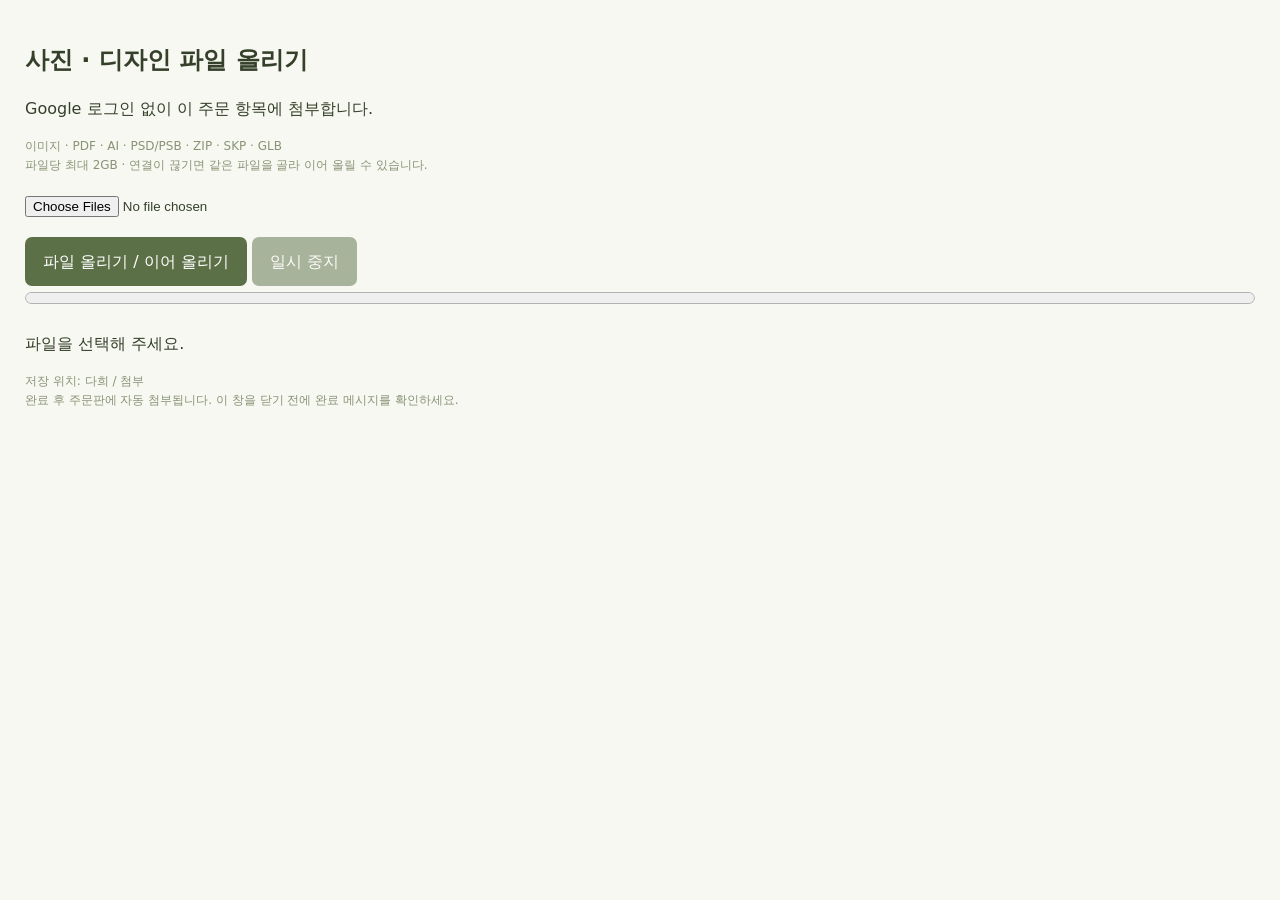
<file: apps-script/OfflineUpload.html>
<!doctype html><html lang="ko"><meta charset="utf-8"><meta name="referrer" content="no-referrer"><style>body{font-family:system-ui,sans-serif;background:#f7f8f1;color:#35402b;margin:0;padding:25px;line-height:1.6}h1{font-size:24px}button{padding:12px 18px;border:0;border-radius:7px;background:#5c7047;color:white;font:inherit;cursor:pointer}input{display:block;margin:20px 0;max-width:100%}progress{width:100%;height:24px}.note{color:#899477;font-size:12px}#status{white-space:pre-wrap}button:disabled{opacity:.5}</style><h1>사진 · 디자인 파일 올리기</h1><p>Google 로그인 없이 이 주문 항목에 첨부합니다.</p><p class="note">이미지 · PDF · AI · PSD/PSB · ZIP · SKP · GLB<br>파일당 최대 2GB · 연결이 끊기면 같은 파일을 골라 이어 올릴 수 있습니다.</p><input id="files" type="file" multiple accept=".jpg,.jpeg,.png,.webp,.gif,.pdf,.ai,.psd,.psb,.zip,.skp,.glb"><button id="start">파일 올리기 / 이어 올리기</button> <button id="stop" disabled>일시 중지</button><progress id="progress" value="0" max="100"></progress><p id="status" role="status">파일을 선택해 주세요.</p><p class="note">저장 위치: 다희 / 첨부<br>완료 후 주문판에 자동 첨부됩니다. 이 창을 닫기 전에 완료 메시지를 확인하세요.</p><script>
const boot=<?!= boot ?>,input=document.getElementById('files'),status=document.getElementById('status'),bar=document.getElementById('progress'),start=document.getElementById('start'),stop=document.getElementById('stop');let paused=false;function call(name,...args){return new Promise((resolve,reject)=>google.script.run.withSuccessHandler(resolve).withFailureHandler(reject)[name](...args));}function base64(blob){return new Promise((ok,no)=>{const r=new FileReader();r.onload=()=>ok(r.result.split(',')[1]);r.onerror=no;r.readAsDataURL(blob);});}function inform(file){if(window.opener&&/^https:\/\/[A-Za-z0-9.-]+(?::\d+)?$/.test(boot.origin))window.opener.postMessage({type:'mumutori-upload',nonce:boot.nonce,target:boot.target,file:file},boot.origin);}
stop.onclick=()=>{paused=true;status.textContent='현재 조각 전송 후 중지합니다. 같은 파일을 선택하면 이어 올립니다.';};start.onclick=async()=>{if(!input.files.length)return;paused=false;start.disabled=true;stop.disabled=false;try{for(const f of input.files){if(paused)break;const fingerprint=boot.target+':'+f.name+':'+f.size+':'+f.lastModified,key='mumutori-upload:'+fingerprint;let id=localStorage.getItem(key),r;if(id){try{r=await call('offlineUploadStatus',boot.k,id);}catch(e){if(!/(?:이어 올릴 기록이 없어요|업로드 유효기간이 지났어요|이어 올리기 시간이 지났어요)\./.test(e&&e.message||String(e)))throw e;localStorage.removeItem(key);id=null;}}if(!id){r=await call('offlineStartUpload',boot.k,{name:f.name,size:f.size,target:boot.target,by:boot.by});id=r.id;localStorage.setItem(key,id);}let failures=0;while(!r.done&&!paused){status.textContent=f.name+' · '+Math.floor(r.offset/f.size*100)+'% 전송 중';const piece=await base64(f.slice(r.offset,Math.min(f.size,r.offset+2*1024*1024)));try{r=await call('offlineUploadChunk',boot.k,id,r.offset,piece);failures=0;}catch(e){status.textContent='연결을 확인하며 전송 위치를 조회합니다…';const fresh=await call('offlineUploadStatus',boot.k,id);if(fresh.offset===r.offset&&++failures>=3)throw e;r=fresh;}bar.value=r.offset/f.size*100;}if(r.done){inform(r.file);localStorage.removeItem(key);status.textContent=f.name+' · Drive 저장 완료, 주문판에 첨부 알림을 보냈습니다.';}}if(paused)status.textContent+='\n일시 중지됨. 같은 파일을 골라 이어 올릴 수 있습니다.';}catch(e){status.textContent=(e.message||String(e))+'\n같은 파일을 골라 이어 올리기를 눌러 주세요.';}finally{start.disabled=false;stop.disabled=true;}};
</script></html>
</file>
